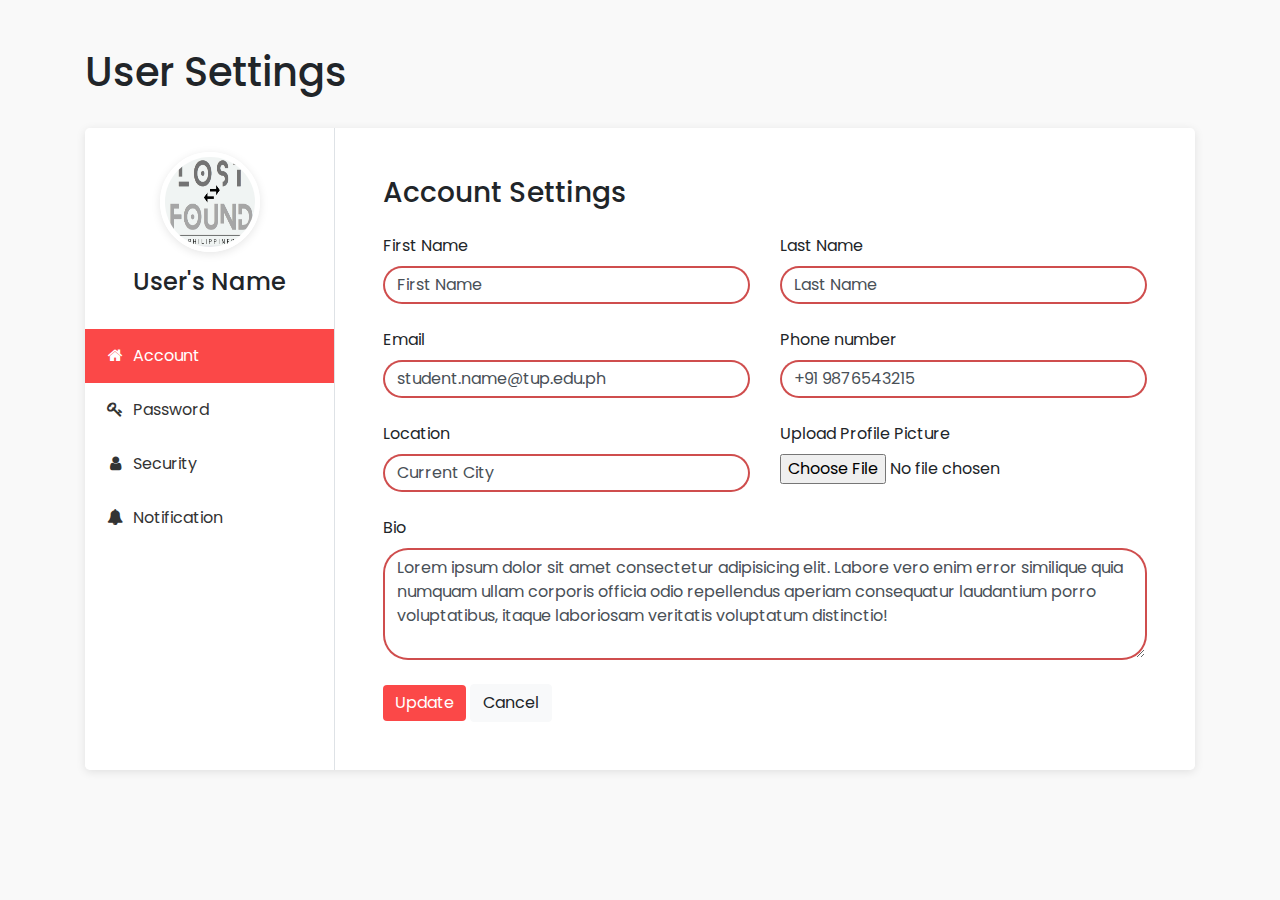
<file: account-settings/index.html>
<!DOCTYPE html>
<html lang="en">
<head>
	<meta charset="UTF-8">
	<title>Account Settings Page</title>
	<meta content="width=device-width, initial-scale=1, maximum-scale=1, user-scalable=no" name="viewport">
	<link rel="stylesheet" type="text/css" href="https://stackpath.bootstrapcdn.com/bootstrap/4.3.1/css/bootstrap.min.css">
	<link rel="stylesheet" href="https://stackpath.bootstrapcdn.com/font-awesome/4.7.0/css/font-awesome.min.css">
	<link rel="stylesheet" type="text/css" href="css/style.css">
</head>
<body>
	<section class="py-5 my-5">
		<div class="container">
			<h1 class="mb-5">User Settings</h1>
			<div class="bg-white shadow rounded-lg d-block d-sm-flex">
				<div class="profile-tab-nav border-right">
					<div class="p-4">
						<div class="img-circle text-center mb-3">
							<img src="img/defaulticon.jpg" alt="Image" class="shadow">
						</div>
						<h4 class="text-center">User's Name</h4>
					</div>
					<div class="nav flex-column nav-pills" id="v-pills-tab" role="tablist" aria-orientation="vertical">
						<a class="nav-link active" id="account-tab" data-toggle="pill" href="#account" role="tab" aria-controls="account" aria-selected="true">
							<i class="fa fa-home text-center mr-1"></i> 
							Account
						</a>
						<a class="nav-link" id="password-tab" data-toggle="pill" href="#password" role="tab" aria-controls="password" aria-selected="false">
							<i class="fa fa-key text-center mr-1"></i> 
							Password
						</a>
						<a class="nav-link" id="security-tab" data-toggle="pill" href="#security" role="tab" aria-controls="security" aria-selected="false">
							<i class="fa fa-user text-center mr-1"></i> 
							Security
						</a>
						<a class="nav-link" id="notification-tab" data-toggle="pill" href="#notification" role="tab" aria-controls="notification" aria-selected="false">
							<i class="fa fa-bell text-center mr-1"></i> 
							Notification
						</a>
					</div>
				</div>

				<!-- Tab Sections -->

				<!-- Account Tab-->
				<div class="tab-content p-4 p-md-5" id="v-pills-tabContent">
					<div class="tab-pane fade show active" id="account" role="tabpanel" aria-labelledby="account-tab">
						<h3 class="mb-4">Account Settings</h3>
						<div class="row">
							<div class="col-md-6">
								<div class="form-group">
								  	<label>First Name</label>
								  	<input type="text" class="form-control" value="First Name">
								</div>
							</div>
							<div class="col-md-6">
								<div class="form-group">
								  	<label>Last Name</label>
								  	<input type="text" class="form-control" value="Last Name">
								</div>
							</div>
							<div class="col-md-6">
								<div class="form-group">
								  	<label>Email</label>
								  	<input type="text" class="form-control" value="student.name@tup.edu.ph">
								</div>
							</div>
							<div class="col-md-6">
								<div class="form-group">
								  	<label>Phone number</label>
								  	<input type="text" class="form-control" value="+91 9876543215">
								</div>
							</div>
							<div class="col-md-6">
								<div class="form-group">
								  	<label>Location</label>
								  	<input type="text" class="form-control" value="Current City">
								</div>
							</div>
							<div class="col-md-6">
								<div class="form-group">
									<label>Upload Profile Picture</label>
									<input type="file" id="file">
								</div>
							</div>
							<div class="col-md-12">
								<div class="form-group">
								  	<label>Bio</label>
									<textarea class="form-control" rows="4">Lorem ipsum dolor sit amet consectetur adipisicing elit. Labore vero enim error similique quia numquam ullam corporis officia odio repellendus aperiam consequatur laudantium porro voluptatibus, itaque laboriosam veritatis voluptatum distinctio!</textarea>
								</div>
							</div>
						</div>
						<div>
							<button class="btn btn-primary">Update</button>
							<button class="btn btn-light">Cancel</button>
						</div>
					</div>

					<!-- Change Password Tab-->
					<div class="tab-pane fade" id="password" role="tabpanel" aria-labelledby="password-tab">
						<h3 class="mb-4">Password Settings</h3>
						<div class="row">
							<div class="col-md-6">
								<div class="form-group">
								  	<label>Old password</label>
								  	<input type="password" class="form-control">
								</div>
							</div>
						</div>
						<div class="row">
							<div class="col-md-6">
								<div class="form-group">
								  	<label>New password</label>
								  	<input type="password" class="form-control">
								</div>
							</div>
							<div class="col-md-6">
								<div class="form-group">
								  	<label>Confirm new password</label>
								  	<input type="password" class="form-control">
								</div>
							</div>
						</div>
						<div>
							<button class="btn btn-primary">Update</button>
							<button class="btn btn-light">Cancel</button>
						</div>
					</div>
					
					<!-- Security Tab-->
					<div class="tab-pane fade" id="security" role="tabpanel" aria-labelledby="security-tab">
						<h3 class="mb-4">Security Settings</h3>
						<div class="row">
							<div class="col-md-6">
								<div class="form-group">
								  	<label>Login</label>
								  	<input type="text" class="form-control">
								</div>
							</div>
							<div class="col-md-6">
								<div class="form-group">
								  	<label>Two-factor auth</label>
								  	<input type="text" class="form-control">
								</div>
							</div>
							<div class="col-md-6">
								<div class="form-group">
									<div class="form-check">
										<input class="form-check-input" type="checkbox" value="" id="recovery">
										<label class="form-check-label" for="recovery">
										Notify my email for changes.
										</label>
									</div>
								</div>
							</div>
						</div>
						<div>
							<button class="btn btn-primary">Update</button>
							<button class="btn btn-light">Cancel</button>
						</div>
					</div>

					<!-- Notifications Tab-->
					<div class="tab-pane fade" id="notification" role="tabpanel" aria-labelledby="notification-tab">
						<h3 class="mb-4">Notification Settings</h3>
						<div class="form-group">
							<div class="form-check">
								<input class="form-check-input" type="checkbox" value="" id="notification1">
								<label class="form-check-label" for="notification1">
									Do you want to also have your email notified?
								</label>
							</div>
						</div>
						<div class="form-group">
							<div class="form-check">
								<input class="form-check-input" type="checkbox" value="" id="notification2" >
								<label class="form-check-label" for="notification2">
									Do you want to be notified with similar looking items?
								</label>
							</div>
						</div>
						<div>
							<button class="btn btn-primary">Update</button>
							<button class="btn btn-light">Cancel</button>
						</div>
					</div>
				</div>
			</div>
		</div>
	</section>


	<script src="https://code.jquery.com/jquery-3.2.1.slim.min.js"></script>
	<script src="https://cdnjs.cloudflare.com/ajax/libs/popper.js/1.12.9/umd/popper.min.js"></script>
	<script src="https://maxcdn.bootstrapcdn.com/bootstrap/4.0.0/js/bootstrap.min.js"></script>
</body>
</html>
</file>
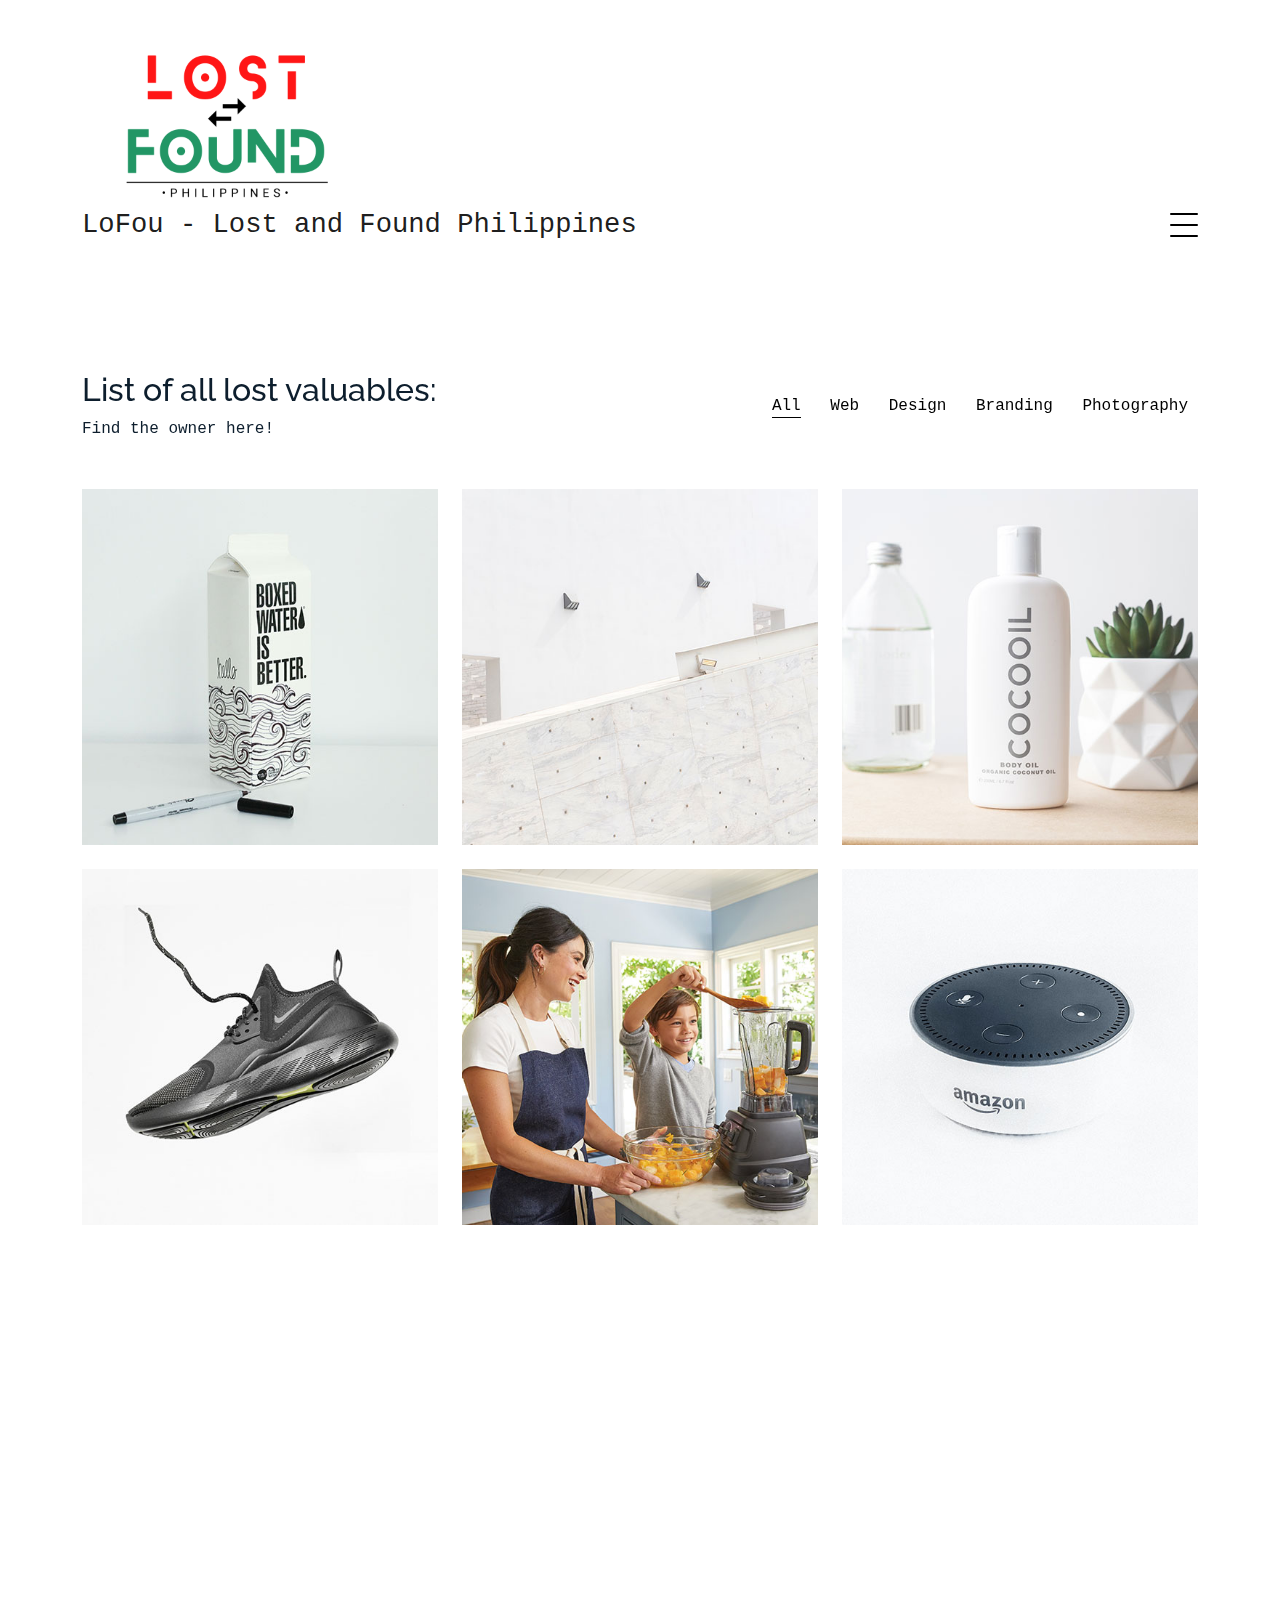
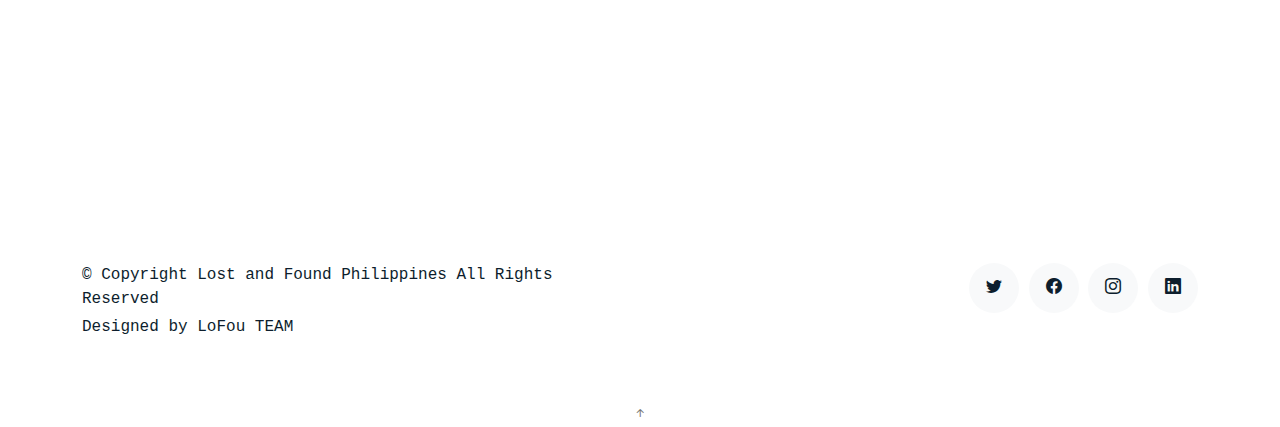
<file: MyPortfolio/MyPortfolio/index.html>
<!DOCTYPE html>
<html lang="en">

<head>
  <meta charset="utf-8">
  <meta content="width=device-width, initial-scale=1.0" name="viewport">

  <title>LoFou - Lost and Found Philippines</title>
  <meta content="" name="description">
  <meta content="" name="keywords">

  <!-- Favicons -->
  <link href="assets/img/favicon.png" rel="icon">
  <link href="assets/img/apple-touch-icon.png" rel="apple-touch-icon">

  <!-- Google Fonts -->
  <link href="https://fonts.googleapis.com/css?family=https://fonts.googleapis.com/css?family=Inconsolata:400,500,600,700|Raleway:400,400i,500,500i,600,600i,700,700i" rel="stylesheet">

  <!-- Vendor CSS Files -->
  <link href="assets/vendor/aos/aos.css" rel="stylesheet">
  <link href="assets/vendor/bootstrap/css/bootstrap.min.css" rel="stylesheet">
  <link href="assets/vendor/bootstrap-icons/bootstrap-icons.css" rel="stylesheet">
  <link href="assets/vendor/swiper/swiper-bundle.min.css" rel="stylesheet">

  <!-- Template Main CSS File -->
  <link href="assets/css/style.css" rel="stylesheet">

  <!-- =======================================================
  * Template Name: MyPortfolio - v4.7.0
  * Template URL: https://bootstrapmade.com/myportfolio-bootstrap-portfolio-website-template/
  * Author: BootstrapMade.com
  * License: https://bootstrapmade.com/license/
  ======================================================== -->
</head>

<body>

  <!-- ======= Navbar ======= -->
  <div class="collapse navbar-collapse custom-navmenu" id="main-navbar">
    <div class="container py-2 py-md-5">
      <div class="row align-items-start">
        <div class="col-md-2">
          <ul class="custom-menu">
            <li class="active"><a href="index.html">Home</a></li>
            <li><a href="about.html">Account&nbsp;Settings</a></li>
            <li><a href="services.html">Verification&nbsp;Settings</a></li>
            <li><a href="works.html">FAQs</a></li>
            <li><a href="contact.html">Logout</a></li>
          </ul>
        </div>
        <div class="col-md-6 d-none d-md-block  mr-auto">
        </div>
        <div class="col-md-4 d-none d-md-block">
          
        </div>
      </div>

    </div>
  </div>

  <nav class="navbar navbar-light custom-navbar">
    <div class="image_logo">
      <img  class = "logo_main"   src="./assets/img/lofou_logo.png">
    </div>
    
    <div class="container">
      
      <a class="navbar-brand" href="index.html">LoFou - Lost and Found Philippines</a>
      <a href="#" class="burger" data-bs-toggle="collapse" data-bs-target="#main-navbar">
        <span></span>
      </a>
    </div>
  </nav>


  <!-- end of main navigation bar -->

  <main id="main">

    <!-- ======= Works Section ======= -->
    <section class="section site-portfolio">
      <div class="container">
        <div class="row mb-5 align-items-center">
          <div class="col-md-12 col-lg-6 mb-4 mb-lg-0" data-aos="fade-up">
            <h2>List of all lost valuables:</h2>
            <p class="mb-0">Find the owner here!</p>
          </div>
          <div class="col-md-12 col-lg-6 text-start text-lg-end" data-aos="fade-up" data-aos-delay="100">
            <div id="filters" class="filters">
              <a href="#" data-filter="*" class="active">All</a>
              <a href="#" data-filter=".web">Web</a>
              <a href="#" data-filter=".design">Design</a>
              <a href="#" data-filter=".branding">Branding</a>
              <a href="#" data-filter=".photography">Photography</a>
            </div>
          </div>
        </div>
        <div id="portfolio-grid" class="row no-gutter" data-aos="fade-up" data-aos-delay="200">
          <div class="item web col-sm-6 col-md-4 col-lg-4 mb-4">
            <a href="work-single.html" class="item-wrap fancybox">
              <div class="work-info">
                <h3>Boxed Water</h3>
                <span>Web</span>
              </div>
              <img class="img-fluid" src="assets/img/img_1.jpg">
            </a>
          </div>
          <div class="item photography col-sm-6 col-md-4 col-lg-4 mb-4">
            <a href="work-single.html" class="item-wrap fancybox">
              <div class="work-info">
                <h3>Build Indoo</h3>
                <span>Photography</span>
              </div>
              <img class="img-fluid" src="assets/img/img_2.jpg">
            </a>
          </div>
          <div class="item branding col-sm-6 col-md-4 col-lg-4 mb-4">
            <a href="work-single.html" class="item-wrap fancybox">
              <div class="work-info">
                <h3>Cocooil</h3>
                <span>Branding</span>
              </div>
              <img class="img-fluid" src="assets/img/img_3.jpg">
            </a>
          </div>
          <div class="item design col-sm-6 col-md-4 col-lg-4 mb-4">
            <a href="work-single.html" class="item-wrap fancybox">
              <div class="work-info">
                <h3>Nike Shoe</h3>
                <span>Design</span>
              </div>
              <img class="img-fluid" src="assets/img/img_4.jpg">
            </a>
          </div>
          <div class="item photography col-sm-6 col-md-4 col-lg-4 mb-4">
            <a href="work-single.html" class="item-wrap fancybox">
              <div class="work-info">
                <h3>Kitchen Sink</h3>
                <span>Photography</span>
              </div>
              <img class="img-fluid" src="assets/img/img_5.jpg">
            </a>
          </div>
          <div class="item branding col-sm-6 col-md-4 col-lg-4 mb-4">
            <a href="work-single.html" class="item-wrap fancybox">
              <div class="work-info">
                <h3>Amazon</h3>
                <span>brandingn</span>
              </div>
              <img class="img-fluid" src="assets/img/img_6.jpg">
            </a>
          </div>
        </div>
      </div>
    </section><!-- End  Works Section -->

    <!-- ======= Clients Section ======= -->
    

    

    <!-- ======= Testimonials Section ======= -->
    <section class="section pt-0">
      <div class="container">

        <div class="testimonials-slider swiper" data-aos="fade-up" data-aos-delay="100">
          <div class="swiper-wrapper">

            <div class="swiper-slide">
              <div class="testimonial-wrap">
                <div class="testimonial">
                  <img src="assets/img/person_1.jpg" alt="Image" class="img-fluid">
                  <blockquote>
                    <p>Lorem ipsum dolor sit amet consectetur adipisicing elit. Quisquam necessitatibus incidunt ut officiis
                      explicabo inventore.</p>
                  </blockquote>
                  <p>&mdash; Jean Hicks</p>
                </div>
              </div>
            </div><!-- End testimonial item -->

            <div class="swiper-slide">
              <div class="testimonial-wrap">
                <div class="testimonial">
                  <img src="assets/img/person_2.jpg" alt="Image" class="img-fluid">
                  <blockquote>
                    <p>Lorem ipsum dolor sit amet consectetur adipisicing elit. Quisquam necessitatibus incidunt ut officiis
                      explicabo inventore.</p>
                  </blockquote>
                  <p>&mdash; Chris Stanworth</p>
                </div>
              </div>
            </div><!-- End testimonial item -->

          </div>
          <div class="swiper-pagination"></div>
        </div>

      </div>
    </section>
    <!-- End Testimonials Section -->

  </main><!-- End #main -->

  <!-- ======= Footer ======= -->
  <footer class="footer" role="contentinfo">
    <div class="container">
      <div class="row">
        <div class="col-sm-6">
          <p class="mb-1">&copy; Copyright Lost and Found Philippines All Rights Reserved</p>
          <div class="credits">
            Designed by LoFou TEAM
          </div>
        </div>
        <div class="col-sm-6 social text-md-end">
          <a href="#"><span class="bi bi-twitter"></span></a>
          <a href="#"><span class="bi bi-facebook"></span></a>
          <a href="#"><span class="bi bi-instagram"></span></a>
          <a href="#"><span class="bi bi-linkedin"></span></a>
        </div>
      </div>
    </div>
  </footer>

  <a href="#" class="back-to-top d-flex align-items-center justify-content-center"><i class="bi bi-arrow-up-short"></i></a>

  <!-- Vendor JS Files -->
  <script src="assets/vendor/aos/aos.js"></script>
  <script src="assets/vendor/bootstrap/js/bootstrap.bundle.min.js"></script>
  <script src="assets/vendor/isotope-layout/isotope.pkgd.min.js"></script>
  <script src="assets/vendor/swiper/swiper-bundle.min.js"></script>
  <script src="assets/vendor/php-email-form/validate.js"></script>

  <!-- Template Main JS File -->
  <script src="assets/js/main.js"></script>

</body>

</html>
</file>
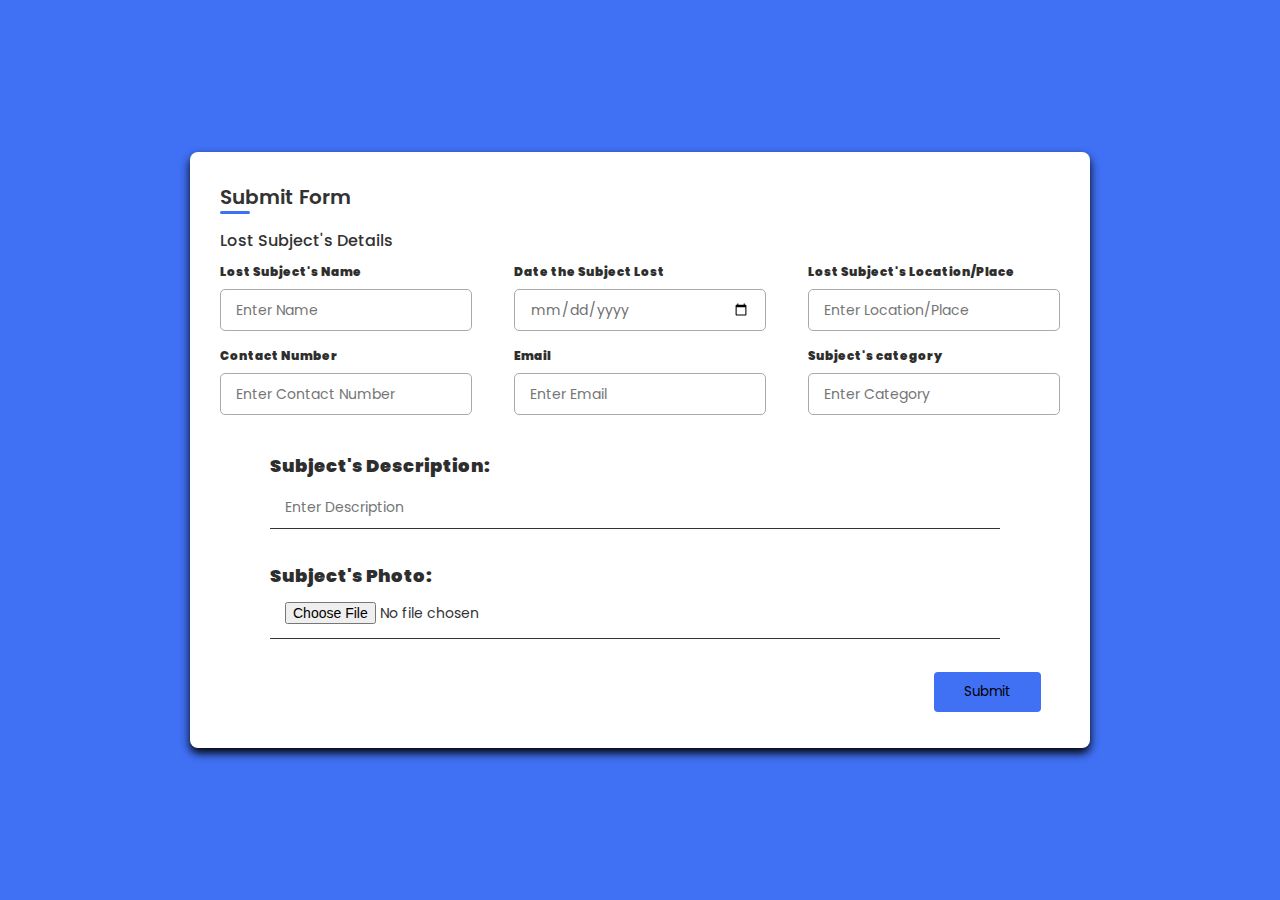
<file: submit.html>
<!DOCTYPE html>
<html lang="en">
<head>
    <meta charset="UTF-8">
    <meta http-equiv="X-UA-Compatible" content="IE=edge">
    <meta name="viewport" content="width=device-width, initial-scale=1.0">

    <link rel="stylesheet" href="style.css">
    <link rel="stylesheet" href="https://unicons.iconscout.com/release/v4.0.0/css/line.css">

    <title>Submit Form</title>

</head>
<body>
    <div class="container">
        <header>Submit Form</header>

        <form action="#">
            <div class="first">
                <div class="details">
                    <span class="title">Lost Subject's Details</span>

                    <div class="fields">
                        <div class="input-field">
                            <label>Lost Subject's Name</label>
                            <input type="text" placeholder="Enter Name" required>
                        </div>
                        <div class="input-field">
                            <label>Date the Subject Lost</label>
                            <input type="date" placeholder="Enter Date" required>
                        </div>
                        <div class="input-field">
                            <label>Lost Subject's Location/Place</label>
                            <input type="text" placeholder="Enter Location/Place" required>
                        </div>
                        <div class="input-field">
                            <label>Contact Number</label>
                            <input type="number" placeholder="Enter Contact Number" required>
                        </div>
                        <div class="input-field">
                            <label>Email</label>
                            <input type="text" placeholder="Enter Email" required>
                        </div>
                        <div class="input-field">
                            <label>Subject's category</label>
                            <input type="text" placeholder="Enter Category" required>
                        </div>
                        <div class="desc">
                            <label>Subject's Description:</label>
                            <input type="text" placeholder="Enter Description" required>
                        </div>
                        <div class="desc">
                            <label>Subject's Photo:</label>
                            <input type="file" placeholder="Upload Photo" required>
                        </div>

                        <button class="bt">Submit</button>
                        
                    </div>

                </div>
            </div>
        </form>
    </div>
</body>
</html>
</file>
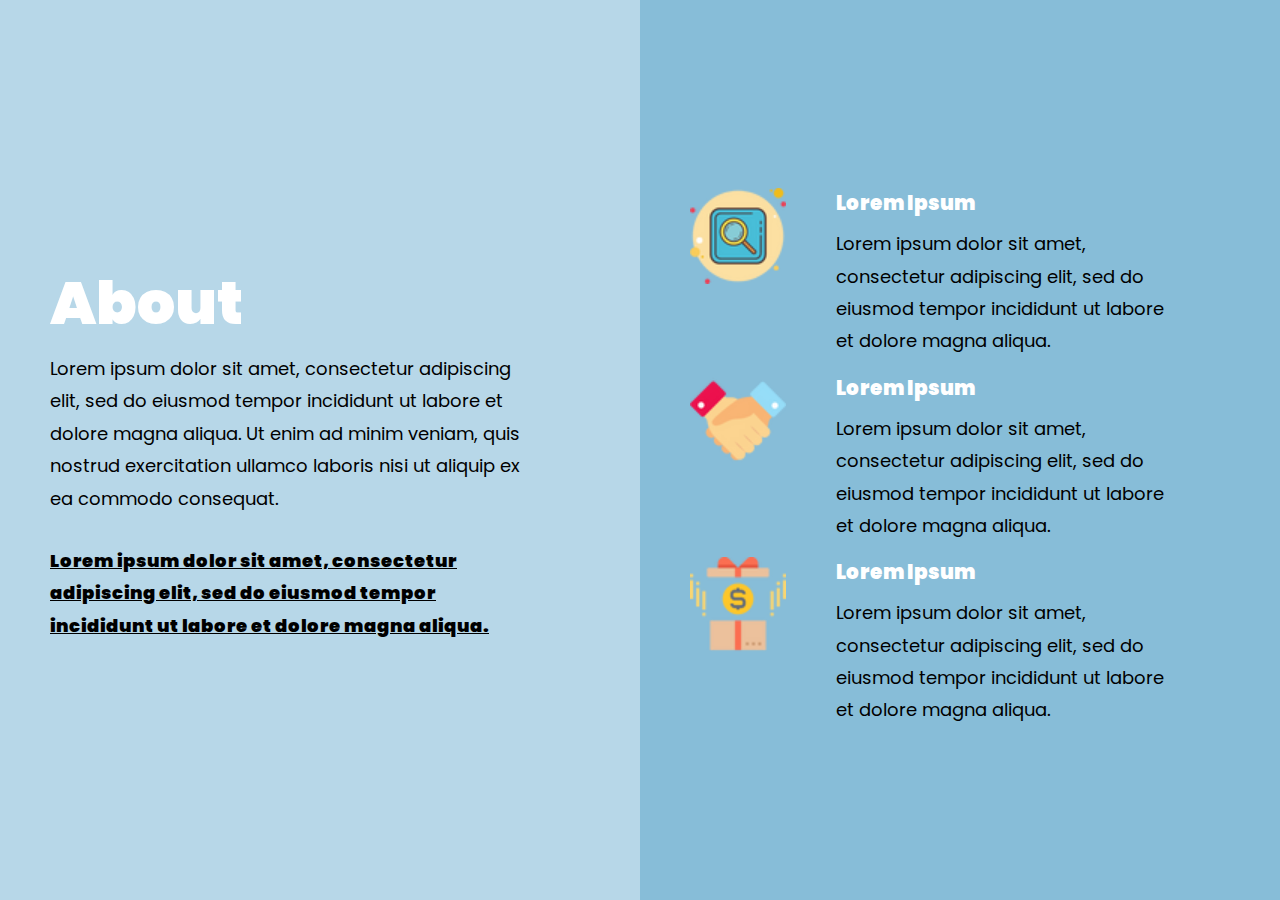
<file: da dawg works/about.html>
<!DOCTYPE html>
<html lang="en">
<head>
    <meta charset="UTF-8">
    <meta http-equiv="X-UA-Compatible" content="IE=edge">
    <meta name="viewport" content="width=device-width, initial-scale=1.0">

   
    <link rel="stylesheet" href="style_a.css">

    <title>About Us</title>

</head>
<body>
    <div class="container">
        <div class="cont1">

                <div>
                <header>About</header>

                <p>Lorem ipsum dolor sit amet, consectetur adipiscing elit, sed do eiusmod tempor incididunt ut labore et 
                   dolore magna aliqua. Ut enim ad minim veniam, quis nostrud exercitation ullamco laboris nisi ut aliquip
                   ex ea commodo consequat. </p>

                <p class="bold">Lorem ipsum dolor sit amet, consectetur adipiscing elit, sed do eiusmod tempor incididunt ut labore
                   et dolore magna aliqua. </p>
                </div>
                
        </div>

        <div class="cont2">

            <div class="mbanner">

                <div class="banner">
                    <div class="images">
                        <img src="image/1.png">
                    </div>
                    <div>
                        <h3>Lorem Ipsum</h3>
                        <p class="bd">Lorem ipsum dolor sit amet, consectetur adipiscing elit, sed do eiusmod 
                            tempor incididunt ut labore et dolore magna aliqua.</p>
                    </div>
                </div>

                <div class="banner">
                    <div class="images">
                        <img src="image/2.png">
                    </div>
                    <div>
                        <h3>Lorem Ipsum</h3>
                        <p class="bd">Lorem ipsum dolor sit amet, consectetur adipiscing elit, sed do eiusmod 
                            tempor incididunt ut labore et dolore magna aliqua.</p>
                    </div>
                </div>

                <div class="banner">
                    <div class="images">
                        <img src="image/3.png">
                    </div>
                    <div>
                        <h3>Lorem Ipsum</h3>
                        <p class="bd">Lorem ipsum dolor sit amet, consectetur adipiscing elit, sed do eiusmod 
                            tempor incididunt ut labore et dolore magna aliqua.</p>
                    </div>
                </div>

            </div>
        </div>

    </div>
</body>
</html>
</file>
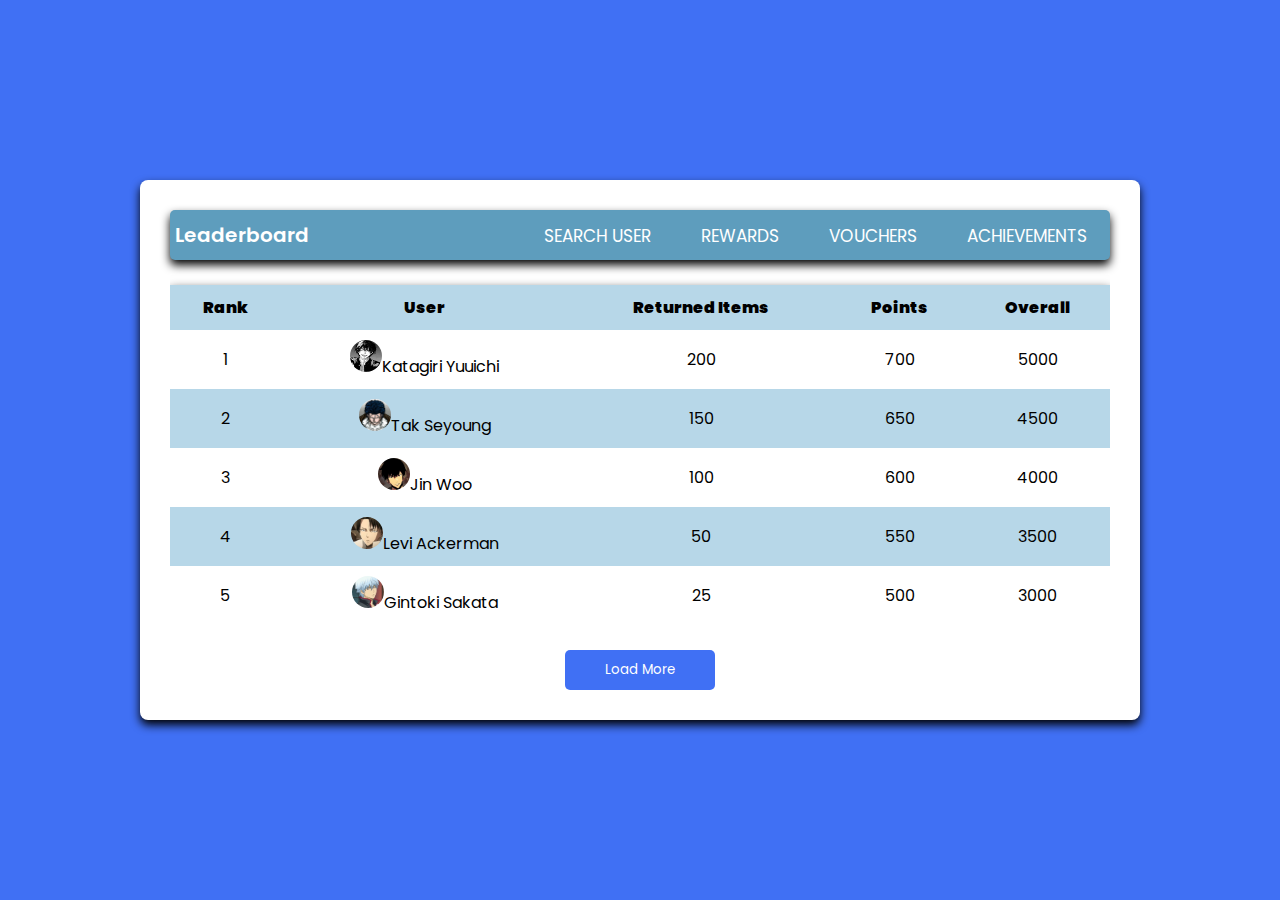
<file: da dawg works/leaderboard.html>
<!DOCTYPE html>
<html lang="en">
<head>
    <meta charset="UTF-8">
    <meta http-equiv="X-UA-Compatible" content="IE=edge">
    <meta name="viewport" content="width=device-width, initial-scale=1.0">

    <link rel="stylesheet" href="style1.css">
    <link rel="stylesheet" href="https://unicons.iconscout.com/release/v4.0.0/css/line.css">
    <title>Leaderboard</title>

</head>
<body>

    <div class="container">

        <div class="header">
            <header>Leaderboard</header>
                    <ul>
                        <li><a href="#">Search User</a></li>
                        <li><a href="#">Rewards</a></li>
                        <li><a href="#">Vouchers</a></li>
                        <li><a href="#">Achievements</a></li>
                    </ul>
                
        </div>
            <div style="overflow-x:auto;">
            <table>  
                    <tr>
                        <td>
                            Rank
                        </td>
                        <td>
                            User 
                        </td>
                        <td>
                            Returned Items
                        </td>
                        <td>
                            Points
                        </td>
                        <td>
                            Overall
                        </td>
                    </tr>
                    <tr>
                        <td>1</td>
                        <td><img src="image/yuuichi.jpg">Katagiri Yuuichi</td>
                        <td >200</td>
                        <td>700</td>
                        <td>5000</td>
                    </tr>

                    <tr>
                        <td>2</td>
                        <td><img src="image/tak.jpg">Tak Seyoung</td>
                        <td>150</td>
                        <td>650</td>
                        <td>4500</td>
                    </tr>

                    <tr>
                        <td>3</td>
                        <td><img src="image/jin.jpg">Jin Woo</td>
                        <td>100</td>
                        <td>600</td>
                        <td>4000</td>
                    </tr>

                    <tr>
                        <td>4</td>
                        <td><img src="image/levi.jpg">Levi Ackerman</td>
                        <td>50</td>
                        <td>550</td>
                        <td>3500</td>
                    </tr>

                    <tr>
                        <td>5</td>
                        <td><img src="image/gin.jpg">Gintoki Sakata</td>
                        <td>25</td>
                        <td>500</td>
                        <td>3000</td>
                    </tr>
            </table>
            </div>

            <button class="btn">
                <span class="btnText">Load More</span>
            </button>
    </div>
</body>
</html>
</file>
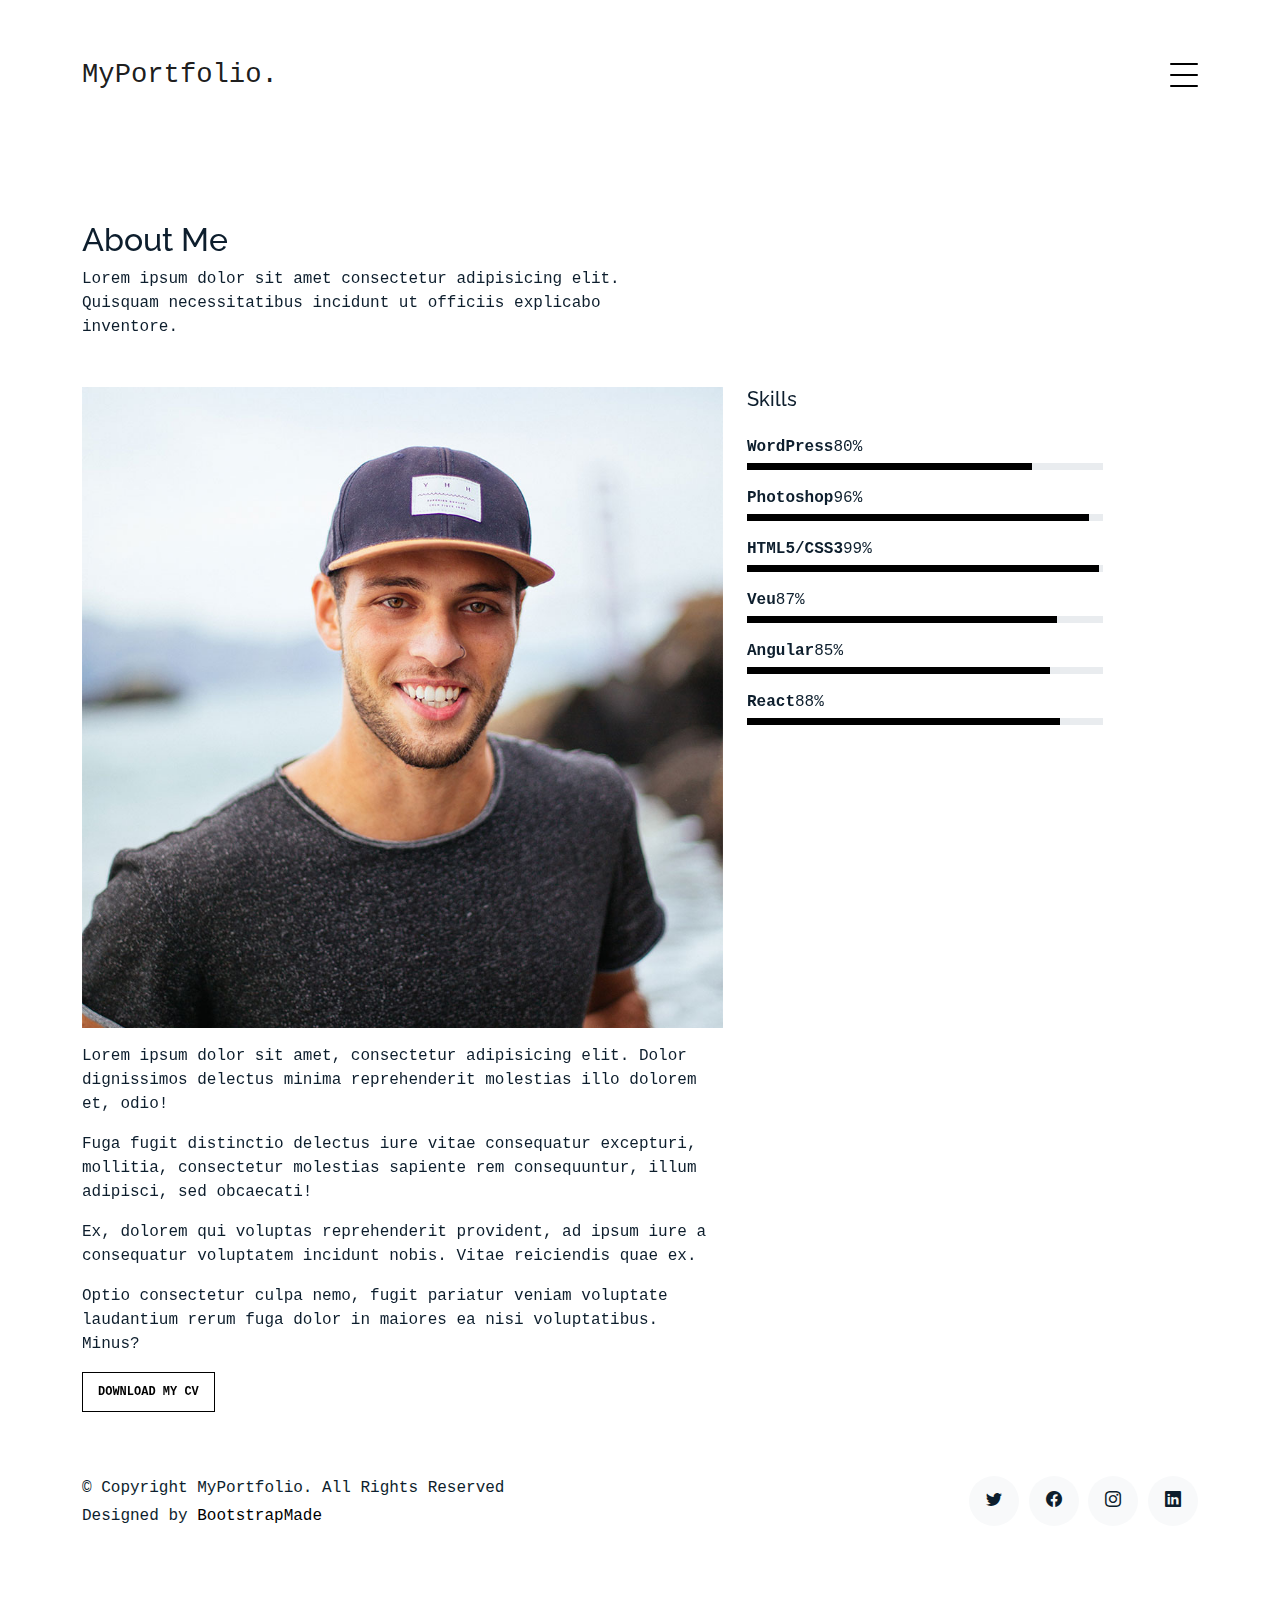
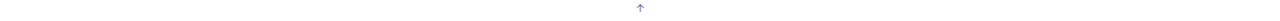
<file: MyPortfolio/MyPortfolio/about.html>
<!DOCTYPE html>
<html lang="en">

<head>
  <meta charset="utf-8">
  <meta content="width=device-width, initial-scale=1.0" name="viewport">

  <title>MyPortfolio Bootstrap Template - About</title>
  <meta content="" name="description">
  <meta content="" name="keywords">

  <!-- Favicons -->
  <link href="assets/img/favicon.png" rel="icon">
  <link href="assets/img/apple-touch-icon.png" rel="apple-touch-icon">

  <!-- Google Fonts -->
  <link href="https://fonts.googleapis.com/css?family=https://fonts.googleapis.com/css?family=Inconsolata:400,500,600,700|Raleway:400,400i,500,500i,600,600i,700,700i" rel="stylesheet">

  <!-- Vendor CSS Files -->
  <link href="assets/vendor/aos/aos.css" rel="stylesheet">
  <link href="assets/vendor/bootstrap/css/bootstrap.min.css" rel="stylesheet">
  <link href="assets/vendor/bootstrap-icons/bootstrap-icons.css" rel="stylesheet">
  <link href="assets/vendor/swiper/swiper-bundle.min.css" rel="stylesheet">

  <!-- Template Main CSS File -->
  <link href="assets/css/style.css" rel="stylesheet">

  <!-- =======================================================
  * Template Name: MyPortfolio - v4.7.0
  * Template URL: https://bootstrapmade.com/myportfolio-bootstrap-portfolio-website-template/
  * Author: BootstrapMade.com
  * License: https://bootstrapmade.com/license/
  ======================================================== -->
</head>

<body>

  <!-- ======= Navbar ======= -->
  <div class="collapse navbar-collapse custom-navmenu" id="main-navbar">
    <div class="container py-2 py-md-5">
      <div class="row align-items-start">
        <div class="col-md-2">
          <ul class="custom-menu">
            <li><a href="index.html">Home</a></li>
            <li class="active"><a href="about.html">About Me</a></li>
            <li><a href="services.html">Services</a></li>
            <li><a href="works.html">Works</a></li>
            <li><a href="contact.html">Contact</a></li>
          </ul>
        </div>
        <div class="col-md-6 d-none d-md-block  mr-auto">
          <div class="tweet d-flex">
            <span class="bi bi-twitter text-white mt-2 mr-3"></span>
            <div>
              <p><em>Lorem ipsum dolor sit amet consectetur adipisicing elit. Quisquam necessitatibus incidunt ut officiis explicabo inventore. <br> <a href="#">t.co/v82jsk</a></em></p>
            </div>
          </div>
        </div>
        <div class="col-md-4 d-none d-md-block">
          <h3>Hire Me</h3>
          <p>Lorem ipsum dolor sit amet consectetur adipisicing elit. Quisquam necessitatibus incidunt ut officiisexplicabo inventore. <br> <a href="#">myemail@gmail.com</a></p>
        </div>
      </div>

    </div>
  </div>

  <nav class="navbar navbar-light custom-navbar">
    <div class="container">
      <a class="navbar-brand" href="index.html">MyPortfolio.</a>
      <a href="#" class="burger" data-bs-toggle="collapse" data-bs-target="#main-navbar">
        <span></span>
      </a>
    </div>
  </nav>

  <main id="main">

    <section class="section pb-5">
      <div class="container">
        <div class="row mb-5 align-items-end">
          <div class="col-md-6" data-aos="fade-up">

            <h2>About Me</h2>
            <p class="mb-0">Lorem ipsum dolor sit amet consectetur adipisicing elit. Quisquam necessitatibus incidunt ut
              officiis explicabo inventore.</p>
          </div>

        </div>

        <div class="row">
          <div class="col-md-4 ml-auto order-2" data-aos="fade-up">
            <h3 class="h3 mb-4">Skills</h3>
            <ul class="list-unstyled">
              <li class="mb-3">
                <div class="d-flex mb-1">
                  <strong>WordPress</strong>
                  <span class="ml-auto">80%</span>
                </div>
                <div class="progress custom-progress">
                  <div class="progress-bar" role="progressbar" style="width: 80%" aria-valuenow="80" aria-valuemin="0" aria-valuemax="100"></div>
                </div>
              </li>
              <li class="mb-3">
                <div class="d-flex mb-1">
                  <strong>Photoshop</strong>
                  <span class="ml-auto">96%</span>
                </div>
                <div class="progress custom-progress">
                  <div class="progress-bar" role="progressbar" style="width: 96%" aria-valuenow="96" aria-valuemin="0" aria-valuemax="100"></div>
                </div>
              </li>
              <li class="mb-3">
                <div class="d-flex mb-1">
                  <strong>HTML5/CSS3</strong>
                  <span class="ml-auto">99%</span>
                </div>
                <div class="progress custom-progress">
                  <div class="progress-bar" role="progressbar" style="width: 99%" aria-valuenow="99" aria-valuemin="0" aria-valuemax="100"></div>
                </div>
              </li>
              <li class="mb-3">
                <div class="d-flex mb-1">
                  <strong>Veu</strong>
                  <span class="ml-auto">87%</span>
                </div>
                <div class="progress custom-progress">
                  <div class="progress-bar" role="progressbar" style="width: 87%" aria-valuenow="87" aria-valuemin="0" aria-valuemax="100"></div>
                </div>
              </li>
              <li class="mb-3">
                <div class="d-flex mb-1">
                  <strong>Angular</strong>
                  <span class="ml-auto">85%</span>
                </div>
                <div class="progress custom-progress">
                  <div class="progress-bar" role="progressbar" style="width: 85%" aria-valuenow="85" aria-valuemin="0" aria-valuemax="100"></div>
                </div>
              </li>
              <li class="mb-3">
                <div class="d-flex mb-1">
                  <strong>React</strong>
                  <span class="ml-auto">88%</span>
                </div>
                <div class="progress custom-progress">
                  <div class="progress-bar" role="progressbar" style="width: 88%" aria-valuenow="88" aria-valuemin="0" aria-valuemax="100"></div>
                </div>
              </li>
            </ul>
          </div>

          <div class="col-md-7 mb-5 mb-md-0" data-aos="fade-up">
            <p><img src="assets/img/person_1_sq.jpg" alt="Image" class="img-fluid"></p>
            <p>Lorem ipsum dolor sit amet, consectetur adipisicing elit. Dolor dignissimos delectus minima reprehenderit
              molestias illo dolorem et, odio!</p>
            <p>Fuga fugit distinctio delectus iure vitae consequatur excepturi, mollitia, consectetur molestias sapiente
              rem consequuntur, illum adipisci, sed obcaecati!</p>
            <p>Ex, dolorem qui voluptas reprehenderit provident, ad ipsum iure a consequatur voluptatem incidunt nobis.
              Vitae reiciendis quae ex.</p>
            <p>Optio consectetur culpa nemo, fugit pariatur veniam voluptate laudantium rerum fuga dolor in maiores ea
              nisi voluptatibus. Minus?</p>
            <p><a href="#" class="readmore">Download my CV</a></p>
          </div>

        </div>

      </div>

    </section>

  </main><!-- End #main -->

  <!-- ======= Footer ======= -->
  <footer class="footer" role="contentinfo">
    <div class="container">
      <div class="row">
        <div class="col-sm-6">
          <p class="mb-1">&copy; Copyright MyPortfolio. All Rights Reserved</p>
          <div class="credits">
            <!--
            All the links in the footer should remain intact.
            You can delete the links only if you purchased the pro version.
            Licensing information: https://bootstrapmade.com/license/
            Purchase the pro version with working PHP/AJAX contact form: https://bootstrapmade.com/buy/?theme=MyPortfolio
          -->
            Designed by <a href="https://bootstrapmade.com/">BootstrapMade</a>
          </div>
        </div>
        <div class="col-sm-6 social text-md-end">
          <a href="#"><span class="bi bi-twitter"></span></a>
          <a href="#"><span class="bi bi-facebook"></span></a>
          <a href="#"><span class="bi bi-instagram"></span></a>
          <a href="#"><span class="bi bi-linkedin"></span></a>
        </div>
      </div>
    </div>
  </footer>

  <a href="#" class="back-to-top d-flex align-items-center justify-content-center"><i class="bi bi-arrow-up-short"></i></a>

  <!-- Vendor JS Files -->
  <script src="assets/vendor/aos/aos.js"></script>
  <script src="assets/vendor/bootstrap/js/bootstrap.bundle.min.js"></script>
  <script src="assets/vendor/isotope-layout/isotope.pkgd.min.js"></script>
  <script src="assets/vendor/swiper/swiper-bundle.min.js"></script>
  <script src="assets/vendor/php-email-form/validate.js"></script>

  <!-- Template Main JS File -->
  <script src="assets/js/main.js"></script>

</body>

</html>
</file>
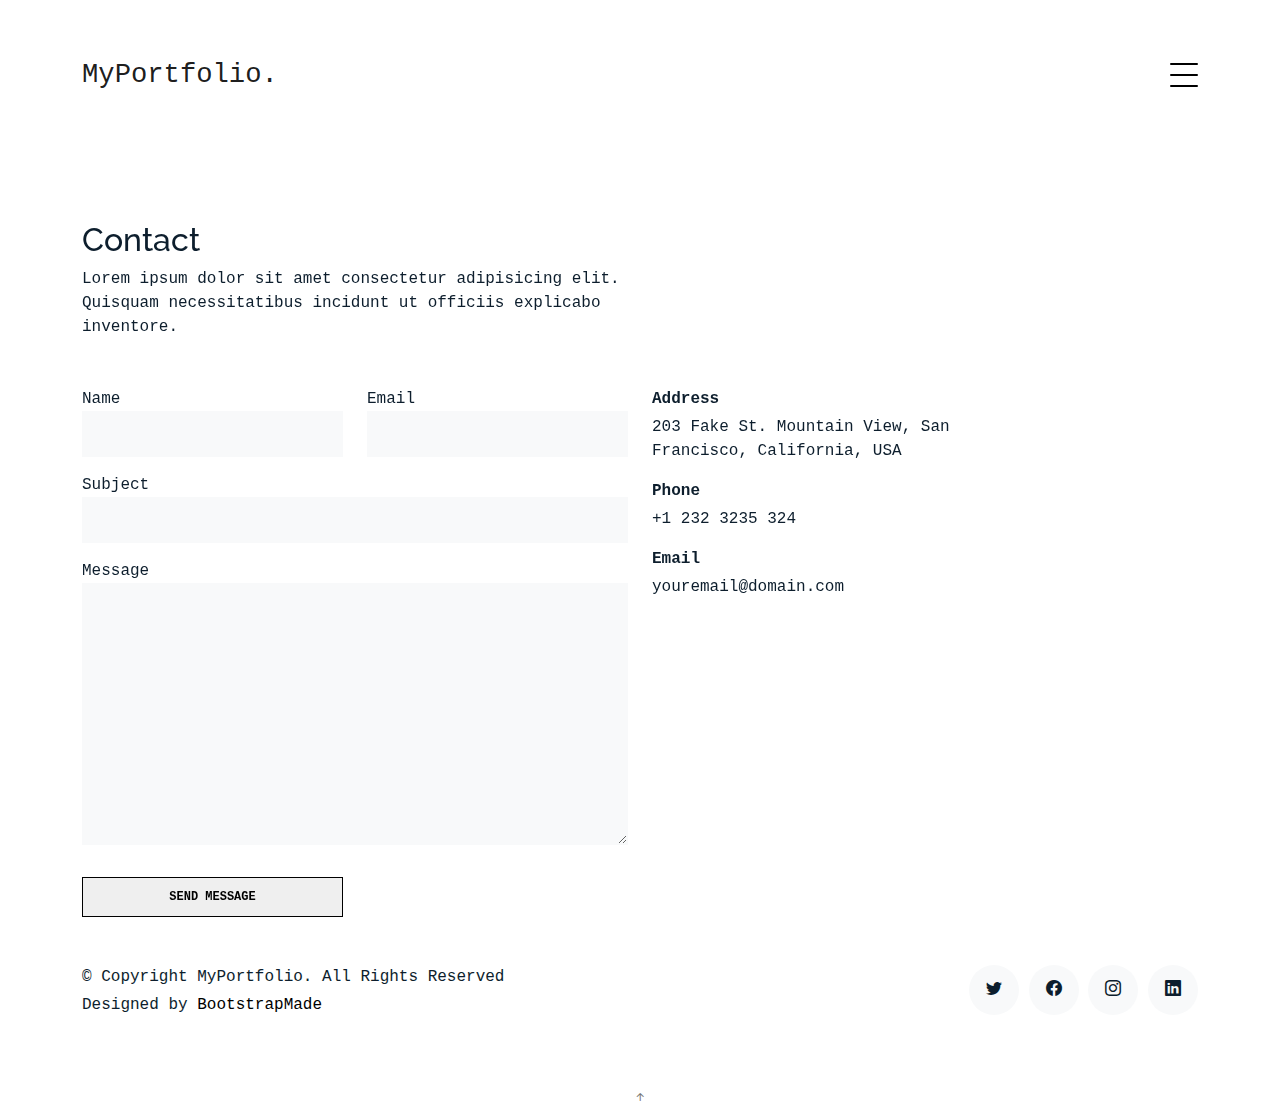
<file: MyPortfolio/MyPortfolio/contact.html>
<!DOCTYPE html>
<html lang="en">

<head>
  <meta charset="utf-8">
  <meta content="width=device-width, initial-scale=1.0" name="viewport">

  <title>MyPortfolio Bootstrap Template - Contact</title>
  <meta content="" name="description">
  <meta content="" name="keywords">

  <!-- Favicons -->
  <link href="assets/img/favicon.png" rel="icon">
  <link href="assets/img/apple-touch-icon.png" rel="apple-touch-icon">

  <!-- Google Fonts -->
  <link href="https://fonts.googleapis.com/css?family=https://fonts.googleapis.com/css?family=Inconsolata:400,500,600,700|Raleway:400,400i,500,500i,600,600i,700,700i" rel="stylesheet">

  <!-- Vendor CSS Files -->
  <link href="assets/vendor/aos/aos.css" rel="stylesheet">
  <link href="assets/vendor/bootstrap/css/bootstrap.min.css" rel="stylesheet">
  <link href="assets/vendor/bootstrap-icons/bootstrap-icons.css" rel="stylesheet">
  <link href="assets/vendor/swiper/swiper-bundle.min.css" rel="stylesheet">

  <!-- Template Main CSS File -->
  <link href="assets/css/style.css" rel="stylesheet">

  <!-- =======================================================
  * Template Name: MyPortfolio - v4.7.0
  * Template URL: https://bootstrapmade.com/myportfolio-bootstrap-portfolio-website-template/
  * Author: BootstrapMade.com
  * License: https://bootstrapmade.com/license/
  ======================================================== -->
</head>

<body>

  <!-- ======= Navbar ======= -->
  <div class="collapse navbar-collapse custom-navmenu" id="main-navbar">
    <div class="container py-2 py-md-5">
      <div class="row align-items-start">
        <div class="col-md-2">
          <ul class="custom-menu">
            <li><a href="index.html">Home</a></li>
            <li><a href="about.html">About Me</a></li>
            <li><a href="services.html">Services</a></li>
            <li><a href="works.html">Works</a></li>
            <li class="active"><a href="contact.html">Contact</a></li>
          </ul>
        </div>
        <div class="col-md-6 d-none d-md-block  mr-auto">
          <div class="tweet d-flex">
            <span class="bi bi-twitter text-white mt-2 mr-3"></span>
            <div>
              <p><em>Lorem ipsum dolor sit amet consectetur adipisicing elit. Quisquam necessitatibus incidunt ut officiis explicabo inventore. <br> <a href="#">t.co/v82jsk</a></em></p>
            </div>
          </div>
        </div>
        <div class="col-md-4 d-none d-md-block">
          <h3>Hire Me</h3>
          <p>Lorem ipsum dolor sit amet consectetur adipisicing elit. Quisquam necessitatibus incidunt ut officiisexplicabo inventore. <br> <a href="#">myemail@gmail.com</a></p>
        </div>
      </div>

    </div>
  </div>

  <nav class="navbar navbar-light custom-navbar">
    <div class="container">
      <a class="navbar-brand" href="index.html">MyPortfolio.</a>
      <a href="#" class="burger" data-bs-toggle="collapse" data-bs-target="#main-navbar">
        <span></span>
      </a>
    </div>
  </nav>

  <main id="main">

    <section class="section pb-5">
      <div class="container">

        <div class="row mb-5 align-items-end">
          <div class="col-md-6" data-aos="fade-up">
            <h2>Contact</h2>
            <p class="mb-0">Lorem ipsum dolor sit amet consectetur adipisicing elit. Quisquam necessitatibus incidunt ut
              officiis explicabo inventore.
            </p>
          </div>

        </div>

        <div class="row">
          <div class="col-md-6 mb-5 mb-md-0" data-aos="fade-up">

            <form action="forms/contact.php" method="post" role="form" class="php-email-form">

              <div class="row gy-3">
                <div class="col-md-6 form-group">
                  <label for="name">Name</label>
                  <input type="text" name="name" class="form-control" id="name" required>
                </div>
                <div class="col-md-6 form-group">
                  <label for="name">Email</label>
                  <input type="email" class="form-control" name="email" id="email" required>
                </div>
                <div class="col-md-12 form-group">
                  <label for="name">Subject</label>
                  <input type="text" class="form-control" name="subject" id="subject" required>
                </div>
                <div class="col-md-12 form-group">
                  <label for="name">Message</label>
                  <textarea class="form-control" name="message" cols="30" rows="10" required></textarea>
                </div>

                <div class="col-md-12 my-3">
                  <div class="loading">Loading</div>
                  <div class="error-message"></div>
                  <div class="sent-message">Your message has been sent. Thank you!</div>
                </div>

                <div class="col-md-6 mt-0 form-group">
                  <input type="submit" class="readmore d-block w-100" value="Send Message">
                </div>
              </div>

            </form>

          </div>

          <div class="col-md-4 ml-auto order-2" data-aos="fade-up">
            <ul class="list-unstyled">
              <li class="mb-3">
                <strong class="d-block mb-1">Address</strong>
                <span>203 Fake St. Mountain View, San Francisco, California, USA</span>
              </li>
              <li class="mb-3">
                <strong class="d-block mb-1">Phone</strong>
                <span>+1 232 3235 324</span>
              </li>
              <li class="mb-3">
                <strong class="d-block mb-1">Email</strong>
                <span>youremail@domain.com</span>
              </li>
            </ul>
          </div>

        </div>

      </div>

    </section>

  </main><!-- End #main -->

  <!-- ======= Footer ======= -->
  <footer class="footer" role="contentinfo">
    <div class="container">
      <div class="row">
        <div class="col-sm-6">
          <p class="mb-1">&copy; Copyright MyPortfolio. All Rights Reserved</p>
          <div class="credits">
            <!--
            All the links in the footer should remain intact.
            You can delete the links only if you purchased the pro version.
            Licensing information: https://bootstrapmade.com/license/
            Purchase the pro version with working PHP/AJAX contact form: https://bootstrapmade.com/buy/?theme=MyPortfolio
          -->
            Designed by <a href="https://bootstrapmade.com/">BootstrapMade</a>
          </div>
        </div>
        <div class="col-sm-6 social text-md-end">
          <a href="#"><span class="bi bi-twitter"></span></a>
          <a href="#"><span class="bi bi-facebook"></span></a>
          <a href="#"><span class="bi bi-instagram"></span></a>
          <a href="#"><span class="bi bi-linkedin"></span></a>
        </div>
      </div>
    </div>
  </footer>

  <a href="#" class="back-to-top d-flex align-items-center justify-content-center"><i class="bi bi-arrow-up-short"></i></a>

  <!-- Vendor JS Files -->
  <script src="assets/vendor/aos/aos.js"></script>
  <script src="assets/vendor/bootstrap/js/bootstrap.bundle.min.js"></script>
  <script src="assets/vendor/isotope-layout/isotope.pkgd.min.js"></script>
  <script src="assets/vendor/swiper/swiper-bundle.min.js"></script>
  <script src="assets/vendor/php-email-form/validate.js"></script>

  <!-- Template Main JS File -->
  <script src="assets/js/main.js"></script>

</body>

</html>
</file>
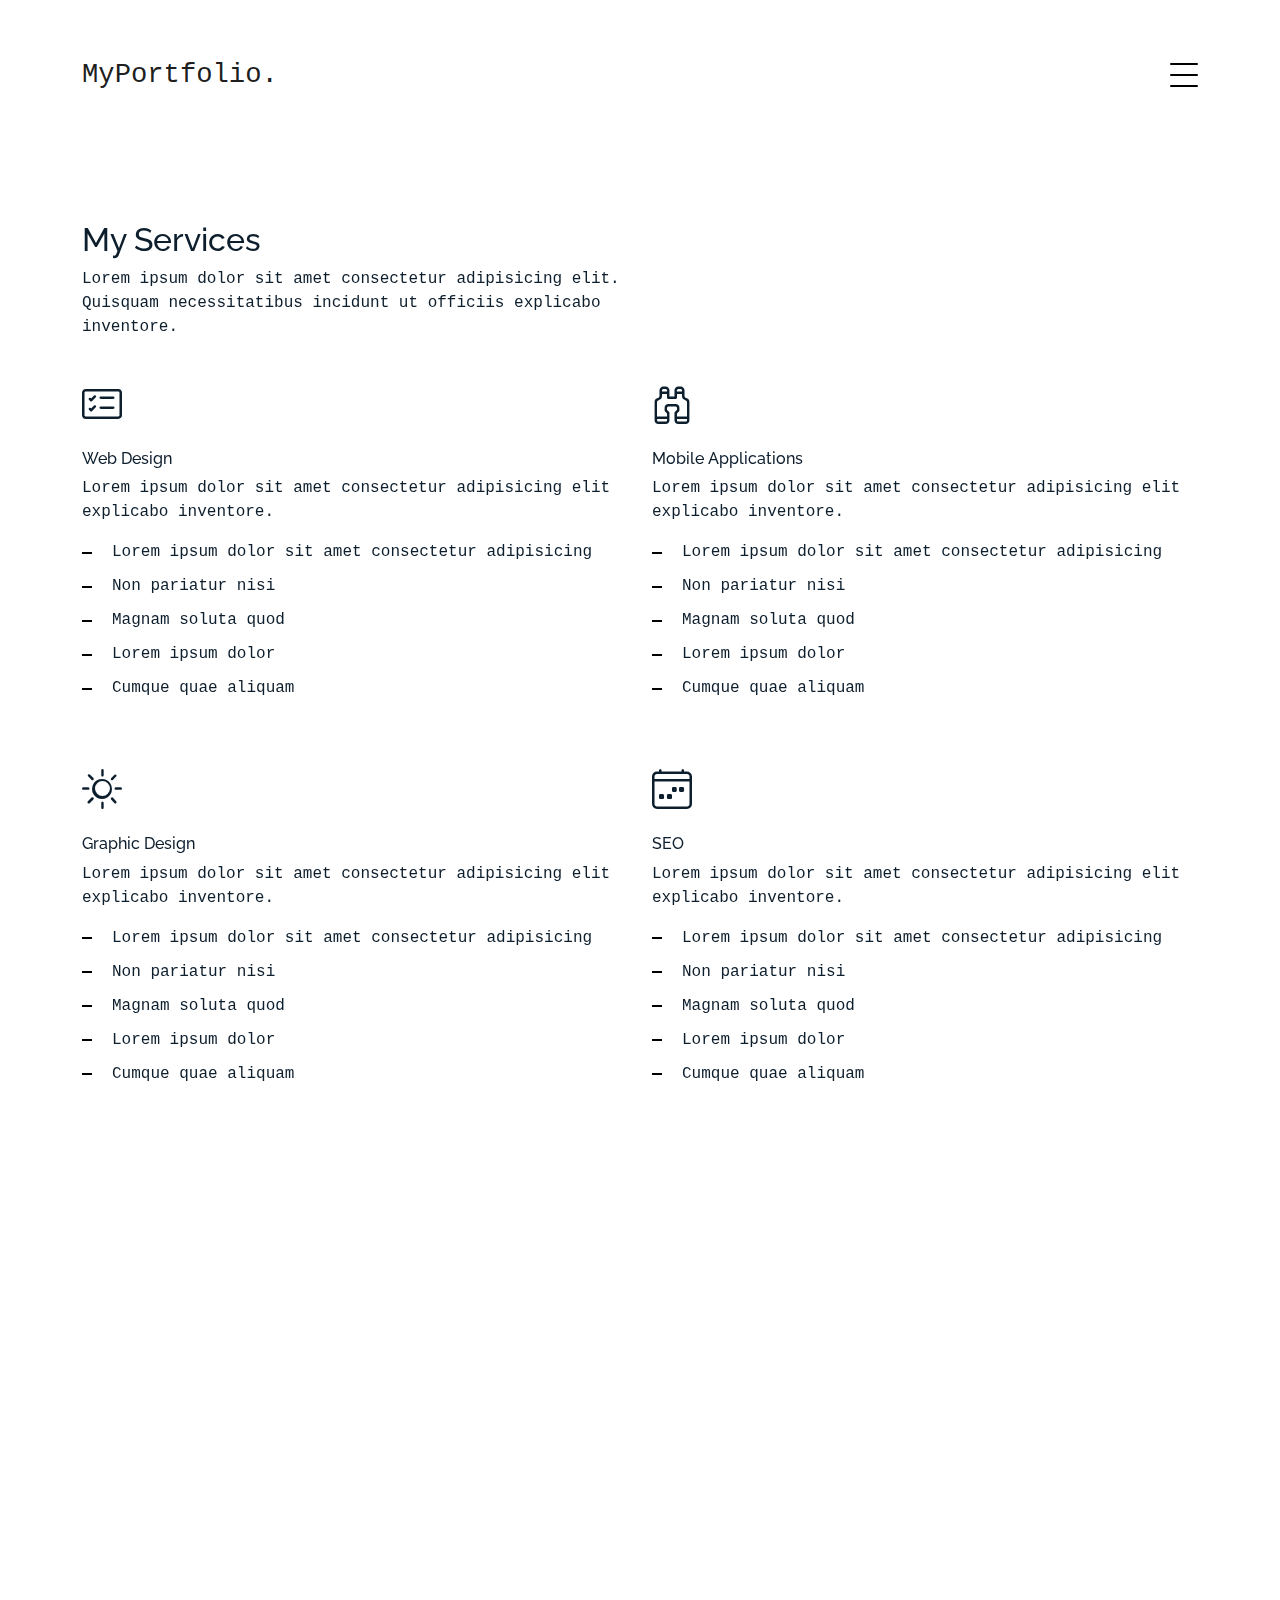
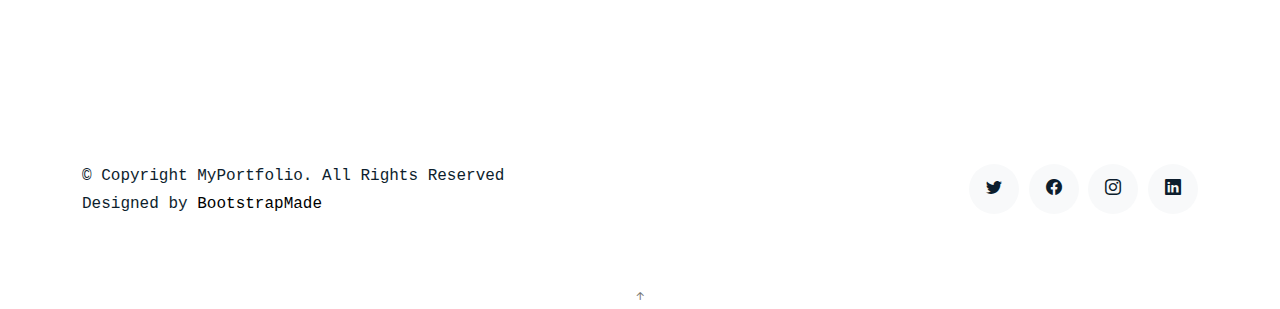
<file: MyPortfolio/MyPortfolio/services.html>
<!DOCTYPE html>
<html lang="en">

<head>
  <meta charset="utf-8">
  <meta content="width=device-width, initial-scale=1.0" name="viewport">

  <title>MyPortfolio Bootstrap Template - Services</title>
  <meta content="" name="description">
  <meta content="" name="keywords">

  <!-- Favicons -->
  <link href="assets/img/favicon.png" rel="icon">
  <link href="assets/img/apple-touch-icon.png" rel="apple-touch-icon">

  <!-- Google Fonts -->
  <link href="https://fonts.googleapis.com/css?family=https://fonts.googleapis.com/css?family=Inconsolata:400,500,600,700|Raleway:400,400i,500,500i,600,600i,700,700i" rel="stylesheet">

  <!-- Vendor CSS Files -->
  <link href="assets/vendor/aos/aos.css" rel="stylesheet">
  <link href="assets/vendor/bootstrap/css/bootstrap.min.css" rel="stylesheet">
  <link href="assets/vendor/bootstrap-icons/bootstrap-icons.css" rel="stylesheet">
  <link href="assets/vendor/swiper/swiper-bundle.min.css" rel="stylesheet">

  <!-- Template Main CSS File -->
  <link href="assets/css/style.css" rel="stylesheet">

  <!-- =======================================================
  * Template Name: MyPortfolio - v4.7.0
  * Template URL: https://bootstrapmade.com/myportfolio-bootstrap-portfolio-website-template/
  * Author: BootstrapMade.com
  * License: https://bootstrapmade.com/license/
  ======================================================== -->
</head>

<body>

  <!-- ======= Navbar ======= -->
  <div class="collapse navbar-collapse custom-navmenu" id="main-navbar">
    <div class="container py-2 py-md-5">
      <div class="row align-items-start">
        <div class="col-md-2">
          <ul class="custom-menu">
            <li><a href="index.html">Home</a></li>
            <li><a href="about.html">About Me</a></li>
            <li class="active"><a href="services.html">Services</a></li>
            <li><a href="works.html">Works</a></li>
            <li><a href="contact.html">Contact</a></li>
          </ul>
        </div>
        <div class="col-md-6 d-none d-md-block  mr-auto">
          <div class="tweet d-flex">
            <span class="bi bi-twitter text-white mt-2 mr-3"></span>
            <div>
              <p><em>Lorem ipsum dolor sit amet consectetur adipisicing elit. Quisquam necessitatibus incidunt ut officiis explicabo inventore. <br> <a href="#">t.co/v82jsk</a></em></p>
            </div>
          </div>
        </div>
        <div class="col-md-4 d-none d-md-block">
          <h3>Hire Me</h3>
          <p>Lorem ipsum dolor sit amet consectetur adipisicing elit. Quisquam necessitatibus incidunt ut officiisexplicabo inventore. <br> <a href="#">myemail@gmail.com</a></p>
        </div>
      </div>

    </div>
  </div>

  <nav class="navbar navbar-light custom-navbar">
    <div class="container">
      <a class="navbar-brand" href="index.html">MyPortfolio.</a>
      <a href="#" class="burger" data-bs-toggle="collapse" data-bs-target="#main-navbar">
        <span></span>
      </a>
    </div>
  </nav>

  <main id="main">

    <section class="section">
      <div class="container">
        <div class="row mb-4 align-items-center">
          <div class="col-md-6" data-aos="fade-up">

            <h2>My Services</h2>
            <p>Lorem ipsum dolor sit amet consectetur adipisicing elit. Quisquam necessitatibus incidunt ut officiis
              explicabo inventore.</p>

          </div>

        </div>
      </div>

      <div class="site-section pb-0 services">
        <div class="container">

          <div class="row">

            <div class="col-12 col-sm-6 col-md-6 col-lg-6 mb-5" data-aos="fade-up" data-aos-delay="">
              <i class="bi bi-card-checklist"></i>
              <h4 class="h4 mb-2">Web Design</h4>
              <p>Lorem ipsum dolor sit amet consectetur adipisicing elit explicabo inventore.</p>
              <ul class="list-unstyled list-line">
                <li>Lorem ipsum dolor sit amet consectetur adipisicing</li>
                <li>Non pariatur nisi</li>
                <li>Magnam soluta quod</li>
                <li>Lorem ipsum dolor</li>
                <li>Cumque quae aliquam</li>
              </ul>
            </div>
            <div class="col-12 col-sm-6 col-md-6 col-lg-6 mb-5" data-aos="fade-up" data-aos-delay="100">
              <i class="bi bi-binoculars"></i>
              <h4 class="h4 mb-2">Mobile Applications</h4>
              <p>Lorem ipsum dolor sit amet consectetur adipisicing elit explicabo inventore.</p>
              <ul class="list-unstyled list-line">
                <li>Lorem ipsum dolor sit amet consectetur adipisicing</li>
                <li>Non pariatur nisi</li>
                <li>Magnam soluta quod</li>
                <li>Lorem ipsum dolor</li>
                <li>Cumque quae aliquam</li>
              </ul>
            </div>
            <div class="col-12 col-sm-6 col-md-6 col-lg-6 mb-5" data-aos="fade-up" data-aos-delay="">
              <i class="bi bi-brightness-high"></i>
              <h4 class="h4 mb-2">Graphic Design</h4>
              <p>Lorem ipsum dolor sit amet consectetur adipisicing elit explicabo inventore.</p>
              <ul class="list-unstyled list-line">
                <li>Lorem ipsum dolor sit amet consectetur adipisicing</li>
                <li>Non pariatur nisi</li>
                <li>Magnam soluta quod</li>
                <li>Lorem ipsum dolor</li>
                <li>Cumque quae aliquam</li>
              </ul>
            </div>
            <div class="col-12 col-sm-6 col-md-6 col-lg-6 mb-5" data-aos="fade-up" data-aos-delay="100">
              <i class="bi bi-calendar4-week"></i>
              <h4 class="h4 mb-2">SEO</h4>
              <p>Lorem ipsum dolor sit amet consectetur adipisicing elit explicabo inventore.</p>
              <ul class="list-unstyled list-line">
                <li>Lorem ipsum dolor sit amet consectetur adipisicing</li>
                <li>Non pariatur nisi</li>
                <li>Magnam soluta quod</li>
                <li>Lorem ipsum dolor</li>
                <li>Cumque quae aliquam</li>
              </ul>
            </div>
          </div>
        </div>
      </div>
    </section>

    <!-- ======= Testimonials Section ======= -->
    <section class="section pt-0">
      <div class="container">

        <div class="testimonials-slider swiper" data-aos="fade-up" data-aos-delay="100">
          <div class="swiper-wrapper">

            <div class="swiper-slide">
              <div class="testimonial-wrap">
                <div class="testimonial">
                  <img src="assets/img/person_1.jpg" alt="Image" class="img-fluid">
                  <blockquote>
                    <p>Lorem ipsum dolor sit amet consectetur adipisicing elit. Quisquam necessitatibus incidunt ut officiis
                      explicabo inventore.</p>
                  </blockquote>
                  <p>&mdash; Jean Hicks</p>
                </div>
              </div>
            </div><!-- End testimonial item -->

            <div class="swiper-slide">
              <div class="testimonial-wrap">
                <div class="testimonial">
                  <img src="assets/img/person_2.jpg" alt="Image" class="img-fluid">
                  <blockquote>
                    <p>Lorem ipsum dolor sit amet consectetur adipisicing elit. Quisquam necessitatibus incidunt ut officiis
                      explicabo inventore.</p>
                  </blockquote>
                  <p>&mdash; Chris Stanworth</p>
                </div>
              </div>
            </div><!-- End testimonial item -->

          </div>
          <div class="swiper-pagination"></div>
        </div>

      </div>
    </section><!-- End Testimonials Section -->

  </main><!-- End #main -->

  <!-- ======= Footer ======= -->
  <footer class="footer" role="contentinfo">
    <div class="container">
      <div class="row">
        <div class="col-sm-6">
          <p class="mb-1">&copy; Copyright MyPortfolio. All Rights Reserved</p>
          <div class="credits">
            <!--
            All the links in the footer should remain intact.
            You can delete the links only if you purchased the pro version.
            Licensing information: https://bootstrapmade.com/license/
            Purchase the pro version with working PHP/AJAX contact form: https://bootstrapmade.com/buy/?theme=MyPortfolio
          -->
            Designed by <a href="https://bootstrapmade.com/">BootstrapMade</a>
          </div>
        </div>
        <div class="col-sm-6 social text-md-end">
          <a href="#"><span class="bi bi-twitter"></span></a>
          <a href="#"><span class="bi bi-facebook"></span></a>
          <a href="#"><span class="bi bi-instagram"></span></a>
          <a href="#"><span class="bi bi-linkedin"></span></a>
        </div>
      </div>
    </div>
  </footer>

  <a href="#" class="back-to-top d-flex align-items-center justify-content-center"><i class="bi bi-arrow-up-short"></i></a>

  <!-- Vendor JS Files -->
  <script src="assets/vendor/aos/aos.js"></script>
  <script src="assets/vendor/bootstrap/js/bootstrap.bundle.min.js"></script>
  <script src="assets/vendor/isotope-layout/isotope.pkgd.min.js"></script>
  <script src="assets/vendor/swiper/swiper-bundle.min.js"></script>
  <script src="assets/vendor/php-email-form/validate.js"></script>

  <!-- Template Main JS File -->
  <script src="assets/js/main.js"></script>

</body>

</html>
</file>
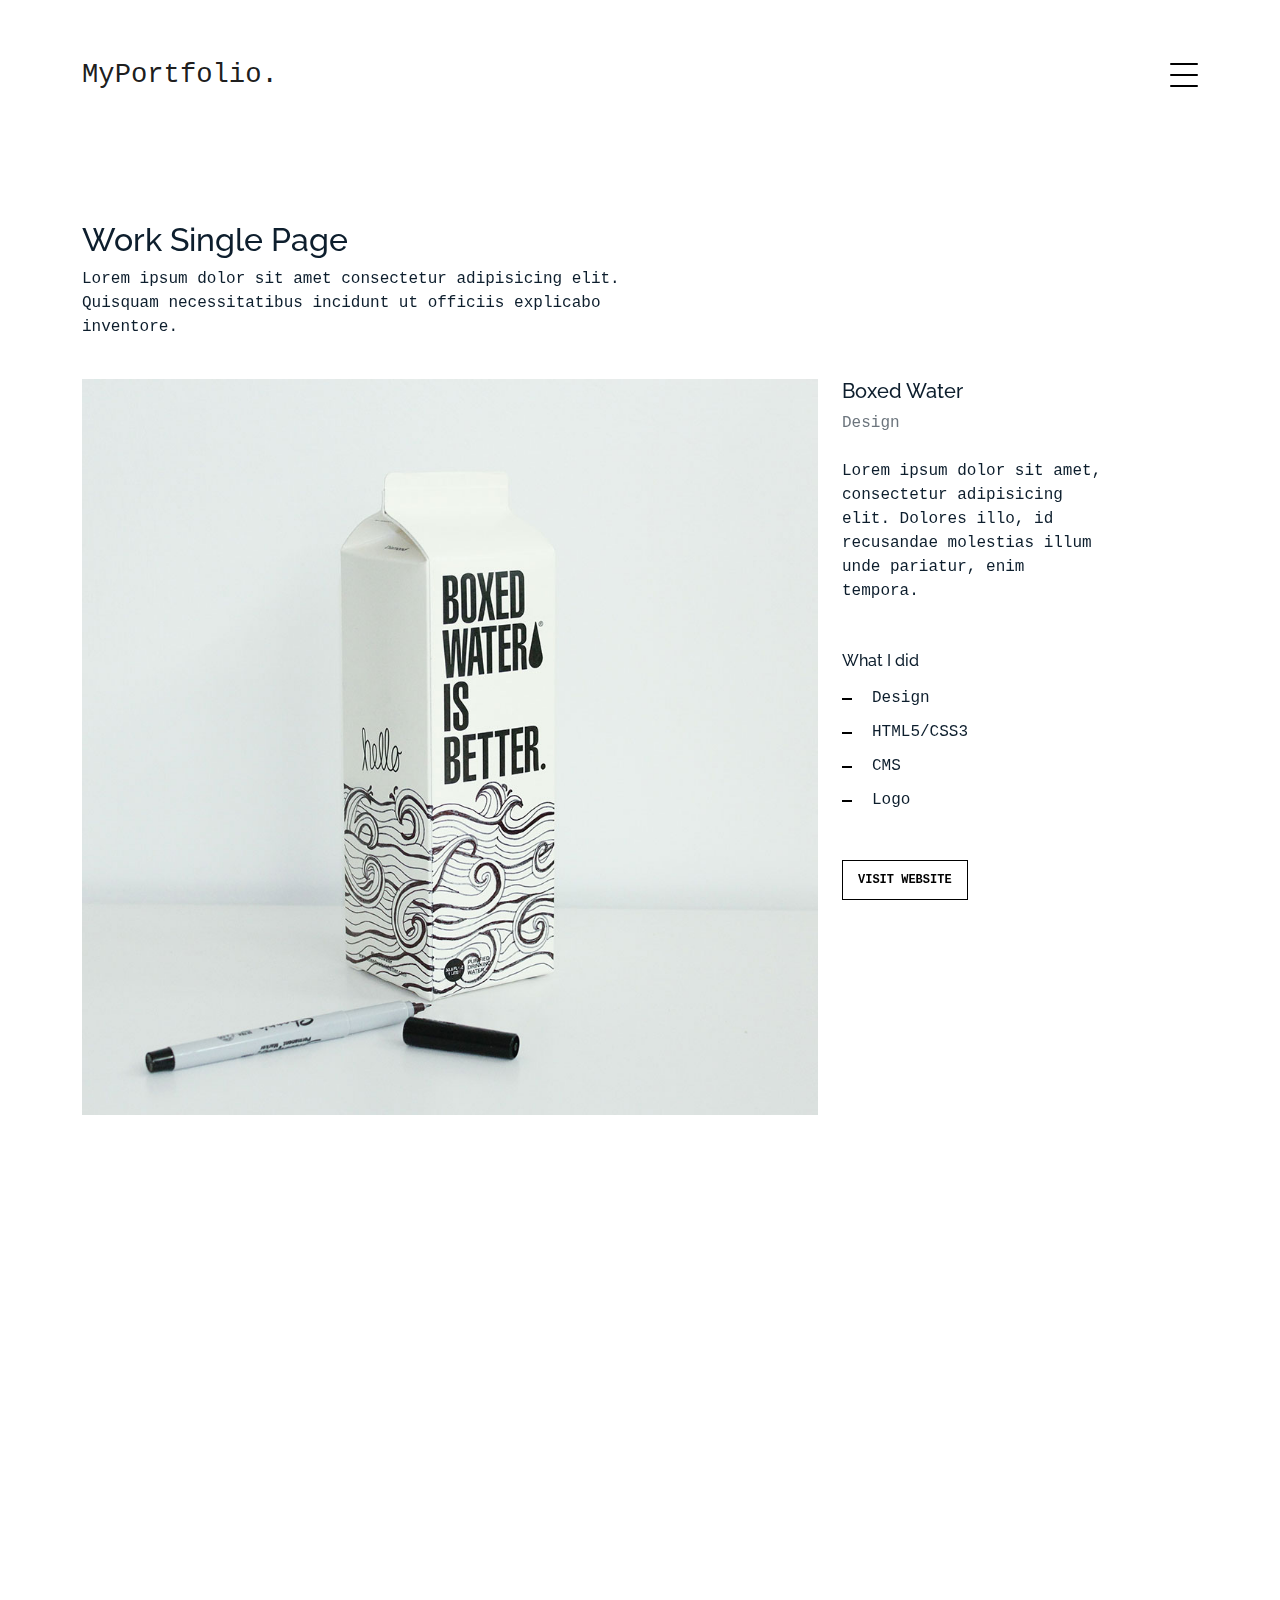
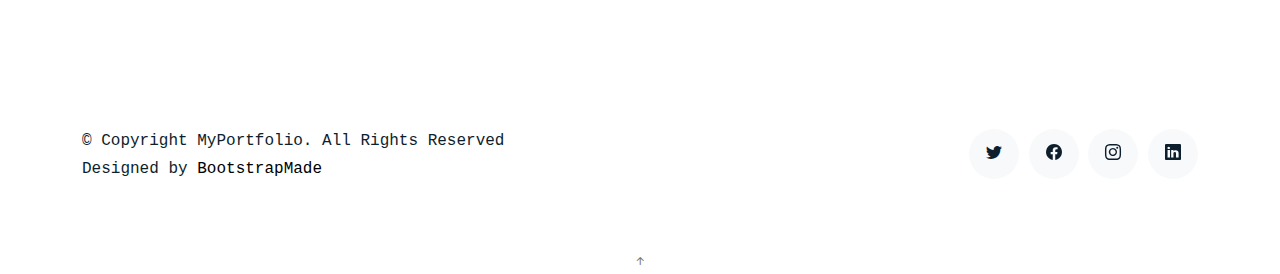
<file: MyPortfolio/MyPortfolio/work-single.html>
<!DOCTYPE html>
<html lang="en">

<head>
  <meta charset="utf-8">
  <meta content="width=device-width, initial-scale=1.0" name="viewport">

  <title>MyPortfolio Bootstrap Template - Work Single</title>
  <meta content="" name="description">
  <meta content="" name="keywords">

  <!-- Favicons -->
  <link href="assets/img/favicon.png" rel="icon">
  <link href="assets/img/apple-touch-icon.png" rel="apple-touch-icon">

  <!-- Google Fonts -->
  <link href="https://fonts.googleapis.com/css?family=https://fonts.googleapis.com/css?family=Inconsolata:400,500,600,700|Raleway:400,400i,500,500i,600,600i,700,700i" rel="stylesheet">

  <!-- Vendor CSS Files -->
  <link href="assets/vendor/aos/aos.css" rel="stylesheet">
  <link href="assets/vendor/bootstrap/css/bootstrap.min.css" rel="stylesheet">
  <link href="assets/vendor/bootstrap-icons/bootstrap-icons.css" rel="stylesheet">
  <link href="assets/vendor/swiper/swiper-bundle.min.css" rel="stylesheet">

  <!-- Template Main CSS File -->
  <link href="assets/css/style.css" rel="stylesheet">

  <!-- =======================================================
  * Template Name: MyPortfolio - v4.7.0
  * Template URL: https://bootstrapmade.com/myportfolio-bootstrap-portfolio-website-template/
  * Author: BootstrapMade.com
  * License: https://bootstrapmade.com/license/
  ======================================================== -->
</head>

<body>

  <!-- ======= Navbar ======= -->
  <div class="collapse navbar-collapse custom-navmenu" id="main-navbar">
    <div class="container py-2 py-md-5">
      <div class="row align-items-start">
        <div class="col-md-2">
          <ul class="custom-menu">
            <li><a href="index.html">Home</a></li>
            <li><a href="about.html">About Me</a></li>
            <li><a href="services.html">Services</a></li>
            <li class="active"><a href="works.html">Works</a></li>
            <li><a href="contact.html">Contact</a></li>
          </ul>
        </div>
        <div class="col-md-6 d-none d-md-block  mr-auto">
          <div class="tweet d-flex">
            <span class="bi bi-twitter text-white mt-2 mr-3"></span>
            <div>
              <p><em>Lorem ipsum dolor sit amet consectetur adipisicing elit. Quisquam necessitatibus incidunt ut officiis explicabo inventore. <br> <a href="#">t.co/v82jsk</a></em></p>
            </div>
          </div>
        </div>
        <div class="col-md-4 d-none d-md-block">
          <h3>Hire Me</h3>
          <p>Lorem ipsum dolor sit amet consectetur adipisicing elit. Quisquam necessitatibus incidunt ut officiisexplicabo inventore. <br> <a href="#">myemail@gmail.com</a></p>
        </div>
      </div>

    </div>
  </div>

  <nav class="navbar navbar-light custom-navbar">
    <div class="container">
      <a class="navbar-brand" href="index.html">MyPortfolio.</a>
      <a href="#" class="burger" data-bs-toggle="collapse" data-bs-target="#main-navbar">
        <span></span>
      </a>
    </div>
  </nav>

  <main id="main">

    <section class="section">
      <div class="container">
        <div class="row mb-4 align-items-center">
          <div class="col-md-6" data-aos="fade-up">
            <h2>Work Single Page</h2>
            <p>Lorem ipsum dolor sit amet consectetur adipisicing elit. Quisquam necessitatibus incidunt ut officiis explicabo inventore.</p>
          </div>
        </div>
      </div>

      <div class="site-section pb-0">
        <div class="container">
          <div class="row align-items-stretch">
            <div class="col-md-8" data-aos="fade-up">
              <img src="assets/img/img_1_big.jpg" alt="Image" class="img-fluid">
            </div>
            <div class="col-md-3 ml-auto" data-aos="fade-up" data-aos-delay="100">
              <div class="sticky-content">
                <h3 class="h3">Boxed Water</h3>
                <p class="mb-4"><span class="text-muted">Design</span></p>

                <div class="mb-5">
                  <p>Lorem ipsum dolor sit amet, consectetur adipisicing elit. Dolores illo, id recusandae molestias
                    illum unde pariatur, enim tempora.</p>

                </div>

                <h4 class="h4 mb-3">What I did</h4>
                <ul class="list-unstyled list-line mb-5">
                  <li>Design</li>
                  <li>HTML5/CSS3</li>
                  <li>CMS</li>
                  <li>Logo</li>
                </ul>

                <p><a href="#" class="readmore">Visit Website</a></p>
              </div>
            </div>
          </div>
        </div>
    </section>

    <!-- ======= Testimonials Section ======= -->
    <section class="section pt-0">
      <div class="container">

        <div class="testimonials-slider swiper" data-aos="fade-up" data-aos-delay="100">
          <div class="swiper-wrapper">

            <div class="swiper-slide">
              <div class="testimonial-wrap">
                <div class="testimonial">
                  <img src="assets/img/person_1.jpg" alt="Image" class="img-fluid">
                  <blockquote>
                    <p>Lorem ipsum dolor sit amet consectetur adipisicing elit. Quisquam necessitatibus incidunt ut officiis
                      explicabo inventore.</p>
                  </blockquote>
                  <p>&mdash; Jean Hicks</p>
                </div>
              </div>
            </div><!-- End testimonial item -->

            <div class="swiper-slide">
              <div class="testimonial-wrap">
                <div class="testimonial">
                  <img src="assets/img/person_2.jpg" alt="Image" class="img-fluid">
                  <blockquote>
                    <p>Lorem ipsum dolor sit amet consectetur adipisicing elit. Quisquam necessitatibus incidunt ut officiis
                      explicabo inventore.</p>
                  </blockquote>
                  <p>&mdash; Chris Stanworth</p>
                </div>
              </div>
            </div><!-- End testimonial item -->

          </div>
          <div class="swiper-pagination"></div>
        </div>

      </div>
    </section><!-- End Testimonials Section -->

  </main><!-- End #main -->

  <!-- ======= Footer ======= -->
  <footer class="footer" role="contentinfo">
    <div class="container">
      <div class="row">
        <div class="col-sm-6">
          <p class="mb-1">&copy; Copyright MyPortfolio. All Rights Reserved</p>
          <div class="credits">
            <!--
            All the links in the footer should remain intact.
            You can delete the links only if you purchased the pro version.
            Licensing information: https://bootstrapmade.com/license/
            Purchase the pro version with working PHP/AJAX contact form: https://bootstrapmade.com/buy/?theme=MyPortfolio
          -->
            Designed by <a href="https://bootstrapmade.com/">BootstrapMade</a>
          </div>
        </div>
        <div class="col-sm-6 social text-md-end">
          <a href="#"><span class="bi bi-twitter"></span></a>
          <a href="#"><span class="bi bi-facebook"></span></a>
          <a href="#"><span class="bi bi-instagram"></span></a>
          <a href="#"><span class="bi bi-linkedin"></span></a>
        </div>
      </div>
    </div>
  </footer>

  <a href="#" class="back-to-top d-flex align-items-center justify-content-center"><i class="bi bi-arrow-up-short"></i></a>

  <!-- Vendor JS Files -->
  <script src="assets/vendor/aos/aos.js"></script>
  <script src="assets/vendor/bootstrap/js/bootstrap.bundle.min.js"></script>
  <script src="assets/vendor/isotope-layout/isotope.pkgd.min.js"></script>
  <script src="assets/vendor/swiper/swiper-bundle.min.js"></script>
  <script src="assets/vendor/php-email-form/validate.js"></script>

  <!-- Template Main JS File -->
  <script src="assets/js/main.js"></script>

</body>

</html>
</file>
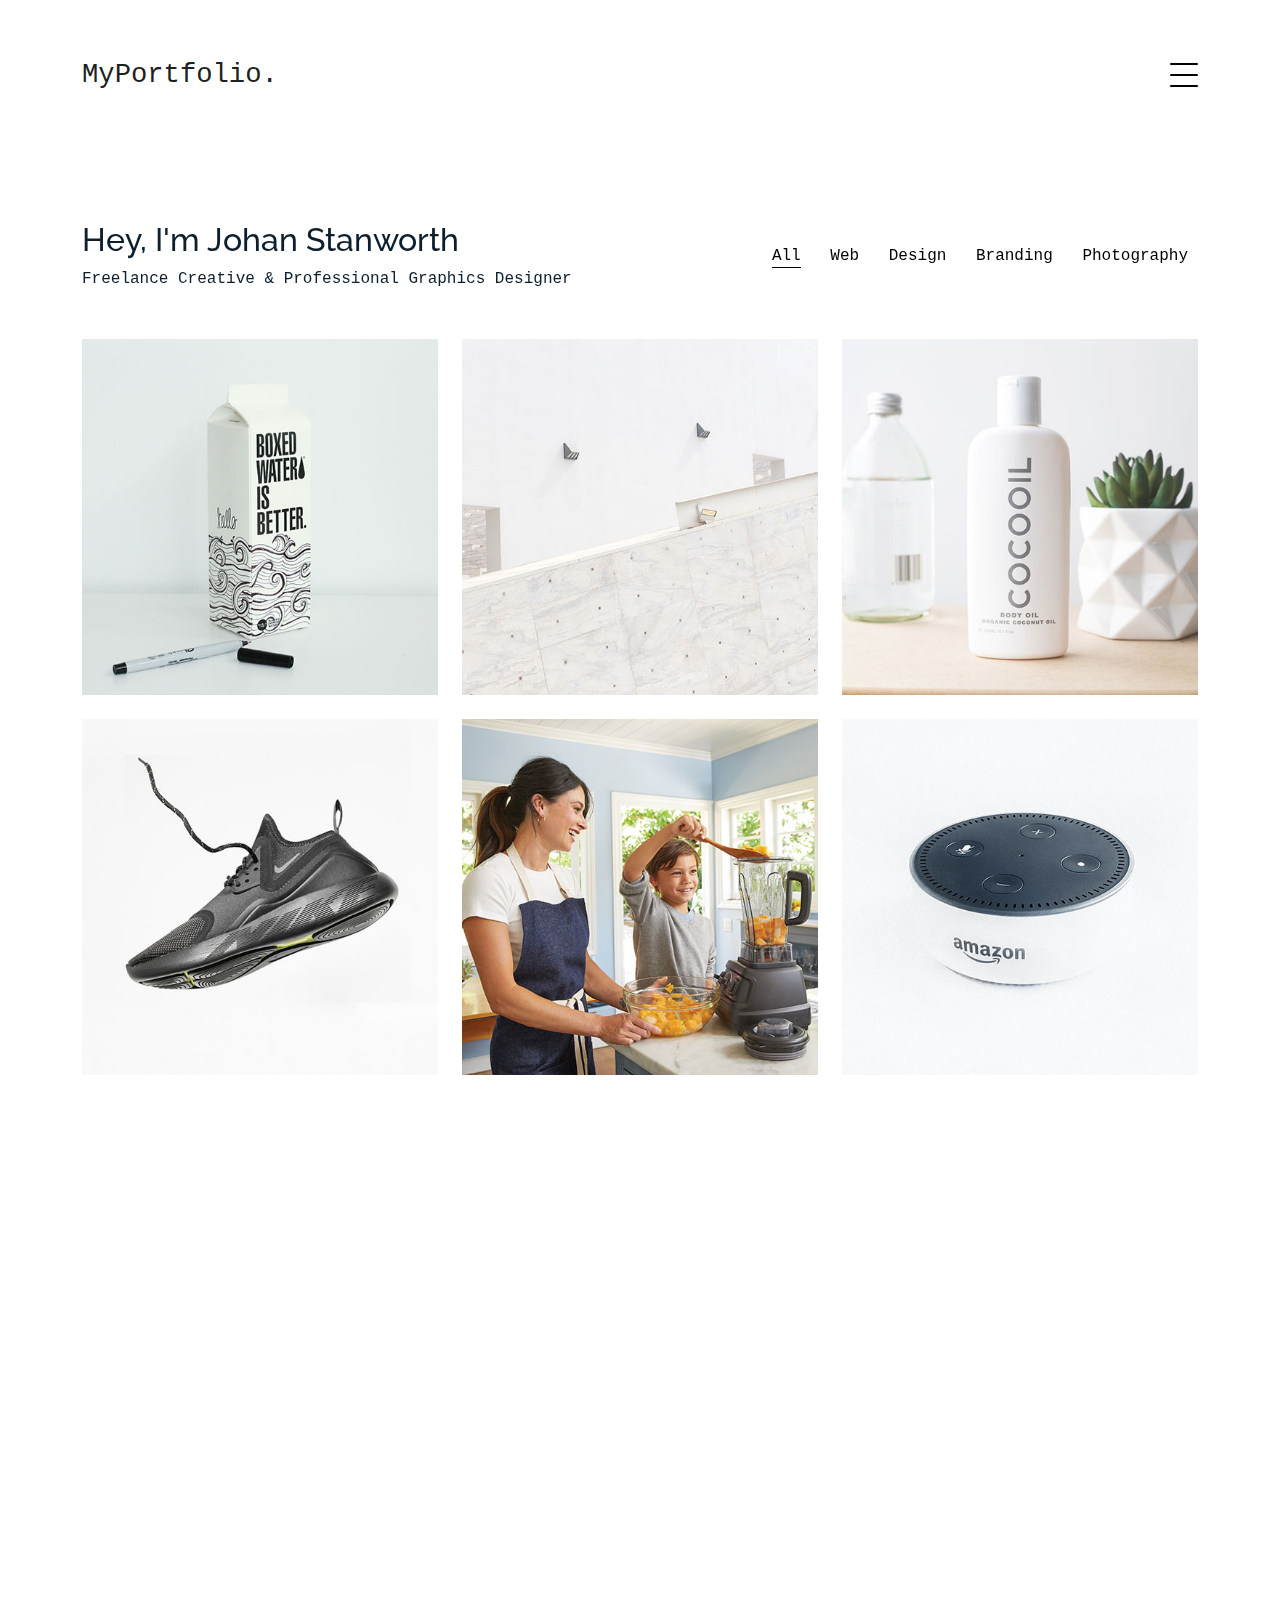
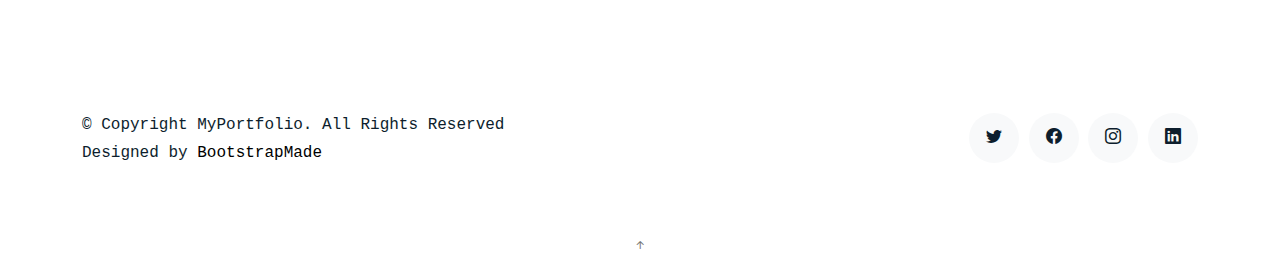
<file: MyPortfolio/MyPortfolio/works.html>
<!DOCTYPE html>
<html lang="en">

<head>
  <meta charset="utf-8">
  <meta content="width=device-width, initial-scale=1.0" name="viewport">

  <title>MyPortfolio Bootstrap Template - Works</title>
  <meta content="" name="description">
  <meta content="" name="keywords">

  <!-- Favicons -->
  <link href="assets/img/favicon.png" rel="icon">
  <link href="assets/img/apple-touch-icon.png" rel="apple-touch-icon">

  <!-- Google Fonts -->
  <link href="https://fonts.googleapis.com/css?family=https://fonts.googleapis.com/css?family=Inconsolata:400,500,600,700|Raleway:400,400i,500,500i,600,600i,700,700i" rel="stylesheet">

  <!-- Vendor CSS Files -->
  <link href="assets/vendor/aos/aos.css" rel="stylesheet">
  <link href="assets/vendor/bootstrap/css/bootstrap.min.css" rel="stylesheet">
  <link href="assets/vendor/bootstrap-icons/bootstrap-icons.css" rel="stylesheet">
  <link href="assets/vendor/swiper/swiper-bundle.min.css" rel="stylesheet">

  <!-- Template Main CSS File -->
  <link href="assets/css/style.css" rel="stylesheet">

  <!-- =======================================================
  * Template Name: MyPortfolio - v4.7.0
  * Template URL: https://bootstrapmade.com/myportfolio-bootstrap-portfolio-website-template/
  * Author: BootstrapMade.com
  * License: https://bootstrapmade.com/license/
  ======================================================== -->
</head>

<body>

  <!-- ======= Navbar ======= -->
  <div class="collapse navbar-collapse custom-navmenu" id="main-navbar">
    <div class="container py-2 py-md-5">
      <div class="row align-items-start">
        <div class="col-md-2">
          <ul class="custom-menu">
            <li><a href="index.html">Home</a></li>
            <li><a href="about.html">About Me</a></li>
            <li><a href="services.html">Services</a></li>
            <li class="active"><a href="works.html">Works</a></li>
            <li><a href="contact.html">Contact</a></li>
          </ul>
        </div>
        <div class="col-md-6 d-none d-md-block  mr-auto">
          <div class="tweet d-flex">
            <span class="bi bi-twitter text-white mt-2 mr-3"></span>
            <div>
              <p><em>Lorem ipsum dolor sit amet consectetur adipisicing elit. Quisquam necessitatibus incidunt ut officiis explicabo inventore. <br> <a href="#">t.co/v82jsk</a></em></p>
            </div>
          </div>
        </div>
        <div class="col-md-4 d-none d-md-block">
          <h3>Hire Me</h3>
          <p>Lorem ipsum dolor sit amet consectetur adipisicing elit. Quisquam necessitatibus incidunt ut officiisexplicabo inventore. <br> <a href="#">myemail@gmail.com</a></p>
        </div>
      </div>

    </div>
  </div>

  <nav class="navbar navbar-light custom-navbar">
    <div class="container">
      <a class="navbar-brand" href="index.html">MyPortfolio.</a>
      <a href="#" class="burger" data-bs-toggle="collapse" data-bs-target="#main-navbar">
        <span></span>
      </a>
    </div>
  </nav>

  <main id="main">

    <!-- ======= Works Section ======= -->
    <section class="section site-portfolio">
      <div class="container">
        <div class="row mb-5 align-items-center">
          <div class="col-md-12 col-lg-6 mb-4 mb-lg-0" data-aos="fade-up">
            <h2>Hey, I'm Johan Stanworth</h2>
            <p class="mb-0">Freelance Creative &amp; Professional Graphics Designer</p>
          </div>
          <div class="col-md-12 col-lg-6 text-start text-lg-end" data-aos="fade-up" data-aos-delay="100">
            <div id="filters" class="filters">
              <a href="#" data-filter="*" class="active">All</a>
              <a href="#" data-filter=".web">Web</a>
              <a href="#" data-filter=".design">Design</a>
              <a href="#" data-filter=".branding">Branding</a>
              <a href="#" data-filter=".photography">Photography</a>
            </div>
          </div>
        </div>
        <div id="portfolio-grid" class="row no-gutter" data-aos="fade-up" data-aos-delay="200">
          <div class="item web col-sm-6 col-md-4 col-lg-4 mb-4">
            <a href="work-single.html" class="item-wrap fancybox">
              <div class="work-info">
                <h3>Boxed Water</h3>
                <span>Web</span>
              </div>
              <img class="img-fluid" src="assets/img/img_1.jpg">
            </a>
          </div>
          <div class="item photography col-sm-6 col-md-4 col-lg-4 mb-4">
            <a href="work-single.html" class="item-wrap fancybox">
              <div class="work-info">
                <h3>Build Indoo</h3>
                <span>Photography</span>
              </div>
              <img class="img-fluid" src="assets/img/img_2.jpg">
            </a>
          </div>
          <div class="item branding col-sm-6 col-md-4 col-lg-4 mb-4">
            <a href="work-single.html" class="item-wrap fancybox">
              <div class="work-info">
                <h3>Cocooil</h3>
                <span>Branding</span>
              </div>
              <img class="img-fluid" src="assets/img/img_3.jpg">
            </a>
          </div>
          <div class="item design col-sm-6 col-md-4 col-lg-4 mb-4">
            <a href="work-single.html" class="item-wrap fancybox">
              <div class="work-info">
                <h3>Nike Shoe</h3>
                <span>Design</span>
              </div>
              <img class="img-fluid" src="assets/img/img_4.jpg">
            </a>
          </div>
          <div class="item photography col-sm-6 col-md-4 col-lg-4 mb-4">
            <a href="work-single.html" class="item-wrap fancybox">
              <div class="work-info">
                <h3>Kitchen Sink</h3>
                <span>Photography</span>
              </div>
              <img class="img-fluid" src="assets/img/img_5.jpg">
            </a>
          </div>
          <div class="item branding col-sm-6 col-md-4 col-lg-4 mb-4">
            <a href="work-single.html" class="item-wrap fancybox">
              <div class="work-info">
                <h3>Amazon</h3>
                <span>brandingn</span>
              </div>
              <img class="img-fluid" src="assets/img/img_6.jpg">
            </a>
          </div>
        </div>
      </div>
    </section><!-- End  Works Section -->

    <!-- ======= Testimonials Section ======= -->
    <section class="section pt-0">
      <div class="container">

        <div class="testimonials-slider swiper" data-aos="fade-up" data-aos-delay="100">
          <div class="swiper-wrapper">

            <div class="swiper-slide">
              <div class="testimonial-wrap">
                <div class="testimonial">
                  <img src="assets/img/person_1.jpg" alt="Image" class="img-fluid">
                  <blockquote>
                    <p>Lorem ipsum dolor sit amet consectetur adipisicing elit. Quisquam necessitatibus incidunt ut officiis
                      explicabo inventore.</p>
                  </blockquote>
                  <p>&mdash; Jean Hicks</p>
                </div>
              </div>
            </div><!-- End testimonial item -->

            <div class="swiper-slide">
              <div class="testimonial-wrap">
                <div class="testimonial">
                  <img src="assets/img/person_2.jpg" alt="Image" class="img-fluid">
                  <blockquote>
                    <p>Lorem ipsum dolor sit amet consectetur adipisicing elit. Quisquam necessitatibus incidunt ut officiis
                      explicabo inventore.</p>
                  </blockquote>
                  <p>&mdash; Chris Stanworth</p>
                </div>
              </div>
            </div><!-- End testimonial item -->

          </div>
          <div class="swiper-pagination"></div>
        </div>

      </div>
    </section><!-- End Testimonials Section -->

  </main><!-- End #main -->

  <!-- ======= Footer ======= -->
  <footer class="footer" role="contentinfo">
    <div class="container">
      <div class="row">
        <div class="col-sm-6">
          <p class="mb-1">&copy; Copyright MyPortfolio. All Rights Reserved</p>
          <div class="credits">
            <!--
            All the links in the footer should remain intact.
            You can delete the links only if you purchased the pro version.
            Licensing information: https://bootstrapmade.com/license/
            Purchase the pro version with working PHP/AJAX contact form: https://bootstrapmade.com/buy/?theme=MyPortfolio
          -->
            Designed by <a href="https://bootstrapmade.com/">BootstrapMade</a>
          </div>
        </div>
        <div class="col-sm-6 social text-md-end">
          <a href="#"><span class="bi bi-twitter"></span></a>
          <a href="#"><span class="bi bi-facebook"></span></a>
          <a href="#"><span class="bi bi-instagram"></span></a>
          <a href="#"><span class="bi bi-linkedin"></span></a>
        </div>
      </div>
    </div>
  </footer>

  <a href="#" class="back-to-top d-flex align-items-center justify-content-center"><i class="bi bi-arrow-up-short"></i></a>

  <!-- Vendor JS Files -->
  <script src="assets/vendor/aos/aos.js"></script>
  <script src="assets/vendor/bootstrap/js/bootstrap.bundle.min.js"></script>
  <script src="assets/vendor/isotope-layout/isotope.pkgd.min.js"></script>
  <script src="assets/vendor/swiper/swiper-bundle.min.js"></script>
  <script src="assets/vendor/php-email-form/validate.js"></script>

  <!-- Template Main JS File -->
  <script src="assets/js/main.js"></script>

</body>

</html>
</file>
<file: account-settings/css/style.css>
@import url("https://fonts.googleapis.com/css?family=Roboto:300,400,500,700&display=swap");
@import url('https://fonts.googleapis.com/css2?family=Poppins:ital,wght@0,300;1,100&display=swap');
body {
	background: #f9f9f9;
	font-family: "Poppins";
}

.pt-5, my-5{
	padding-top: 0rem!important;
}
.pb-5, py-5{
	padding-bottom: 2rem!important;
}
.mt-5, .my-5 {
    margin-top: 0rem!important;
}
.mb-5, .my-5 {
	margin-bottom: 2rem!important;
}

.shadow {
	box-shadow: 0 2px 10px rgba(0, 0, 0, 0.1) !important;
}

.profile-tab-nav {
	min-width: 250px;
}

.tab-content {
	flex: 1 1 1%;
}

.form-group {
	margin-bottom: 1.5rem;
}

.form-control{
	flex: auto;
	border-radius: 25px;
	border: 2px solid #cc4040ee;
}
.nav-pills a.nav-link {
	padding: 15px 20px;
	border-radius: 0;
	color: #333;
}
.nav-pills a.nav-link i {
	width: 20px;
}

.nav a:hover{
	color:rgba(253, 68, 68, 0.836);
	cursor: pointer;
	transform: scale(1.1);
}
.img-circle img {
	height: 100px;
	width: 100px;
	border-radius: 100%;
	border: 5px solid #fff;
}

.nav-pills .nav-link.active, .nav-pills .show>.nav-link{
    background-color: #fa3333e5!important;
}

.btn-primary {
	background-color: #fa3333e5;
	border: none;
	color: #fff;

}
</file>
<file: MyPortfolio/MyPortfolio/assets/css/style.css>
body {
  font-family: "Inconsolata", monospace;
  color: #0d1e2d;
}

a {
  color: #777;
  text-decoration: none;
}

a:hover {
  color: #000;
}

h1, h2, h3, h4, h5, h6, .font-heading {
  font-family: "Raleway", sans-serif;
}

.section {
  padding: 7rem 0;
}

.filters a {
  text-decoration: none;
  color: #000;
  display: inline-block;
  padding-left: 10px;
  padding-right: 10px;
  position: relative;
}
.filters a:hover, .filters a:focus, .filters a:active {
  text-decoration: none;
}
.filters a:hover:before {
  content: "";
  position: absolute;
  left: 10px;
  right: 10px;
  bottom: 0;
  height: 1px;
  background-color: #000;
}
.filters a.active {
  color: #000;
}
.filters a.active:before {
  content: "";
  position: absolute;
  left: 10px;
  right: 10px;
  bottom: 0;
  height: 1px;
  background-color: #000;
}

.item {
  border: none;
  margin-bottom: 30px;
}
.item .item-wrap {
  display: block;
  position: relative;
  overflow: hidden;
}
.item .item-wrap:after {
  z-index: 2;
  position: absolute;
  content: "";
  top: 0;
  left: 0;
  right: 0;
  bottom: 0;
  background: rgba(0, 0, 0, 0.4);
  visibility: hidden;
  opacity: 0;
  transition: 0.3s all ease-in-out;
}
.item .item-wrap img {
  transition: 0.3s transform ease;
  transform: scale(1);
}
.item .item-wrap > .work-info {
  position: absolute;
  top: 50%;
  width: 100%;
  text-align: center;
  z-index: 3;
  transform: translateY(-50%);
  color: #fff;
  opacity: 0;
  visibility: hidden;
  margin-top: 20px;
  transition: 0.3s all ease;
}
.item .item-wrap > .work-info h3 {
  font-size: 20px;
  margin-bottom: 0;
}
.item .item-wrap > .work-info span {
  font-size: 14px;
  text-transform: uppercase;
  letter-spacing: 0.2rem;
}
.item .item-wrap:hover {
  text-decoration: none;
}
.item .item-wrap:hover img {
  transform: scale(1.05);
}
.item .item-wrap:hover:after {
  opacity: 1;
  visibility: visible;
}
.item .item-wrap:hover .work-info {
  margin-top: 0px;
  opacity: 1;
  visibility: visible;
}

.testimonial-wrap {
  padding: 50px 50px 80px 50px;
  background: #eceff2;
}
.testimonial-wrap .testimonial {
  text-align: center;
  max-width: 500px;
  margin: 0 auto;
}
.testimonial-wrap .testimonial img {
  border-radius: 50%;
  width: 120px;
  margin: 0 auto 30px auto;
}
.testimonial-wrap .testimonial blockquote p {
  font-size: 20px;
}

.h3 {
  font-size: 20px;
}

.h4 {
  font-size: 16px;
}

.heading {
  font-size: 28px;
}

.readmore {
  display: inline-block;
  border: 1px solid #000;
  padding: 10px 15px;
  font-size: 12px;
  text-transform: uppercase;
  color: #000;
  transition: 0.2s all ease;
  font-weight: 700;
}
.readmore:active, .readmore:focus, .readmore:hover {
  outline: none;
}
.readmore:hover {
  color: #fff;
  text-decoration: none;
  background: #000;
}

.testimonials-slider .swiper-pagination {
  margin-top: -60px;
  position: relative;
}
.testimonials-slider .swiper-pagination .swiper-pagination-bullet {
  width: 12px;
  height: 12px;
  background-color: rgba(13, 30, 45, 0.3);
  opacity: 1;
}
.testimonials-slider .swiper-pagination .swiper-pagination-bullet-active {
  background-color: rgba(13, 30, 45, 0.6);
}

.sticky-content {
  position: sticky;
  position: -webkit-sticky;
  top: 0;
  /* required */
}

.list-line li {
  margin-bottom: 10px;
  position: relative;
  padding-left: 30px;
}
.list-line li:before {
  content: "";
  position: absolute;
  left: 0;
  top: 0.7rem;
  width: 10px;
  height: 2px;
  background: #000;
}

.form-control {
  border-radius: 0;
  background: #f8f9fa;
  border: 1px solid transparent;
  padding-top: 10px !important;
  padding-bottom: 10px !important;
}
.form-control:active, .form-control:focus {
  background: #eff1f4;
  outline: none;
  box-shadow: none;
  border: 1px solid transparent;
}

.custom-progress {
  height: 7px;
  border-radius: 0;
}
.custom-progress .progress-bar {
  background: #000;
}

/* Services */
.services i {
  font-size: 40px;
}
.services h4 {
  padding-top: 10px;
}

/* Contact Form */
.php-email-form .error-message {
  display: none;
  color: #fff;  
  background: #ed3c0d;
  text-align: left;
  padding: 15px;
  font-weight: 600;
}
.php-email-form .error-message br + br {
  margin-top: 25px;
}
.php-email-form .sent-message {
  display: none;
  color: #fff;
  background: #18d26e;
  text-align: center;
  padding: 15px;
  font-weight: 600;
}
.php-email-form .loading {
  display: none;
  background: #fff;
  text-align: center;
  padding: 15px;
}
.php-email-form .loading:before {
  content: "";
  display: inline-block;
  border-radius: 50%;
  width: 24px;
  height: 24px;
  margin: 0 10px -6px 0;
  border: 3px solid #18d26e;
  border-top-color: #eee;
  -webkit-animation: animate-loading 1s linear infinite;
  animation: animate-loading 1s linear infinite;
}

@-webkit-keyframes animate-loading {
  0% {
    transform: rotate(0deg);
  }
  100% {
    transform: rotate(360deg);
  }
}

@keyframes animate-loading {
  0% {
    transform: rotate(0deg);
  }
  100% {
    transform: rotate(360deg);
  }
}
/*--------------------------------------------------------------
# Header
--------------------------------------------------------------*/
/* Custom Navmenu */
.custom-navmenu {
  background: #0d1e2d;
}
.custom-navmenu .custom-menu, .custom-navmenu .custom-menu li {
  padding: 0;
  margin: 0;
  list-style: none;
}
.custom-navmenu .custom-menu li {
  margin-bottom: 0;
  font-size: 20px;
}
.custom-navmenu .custom-menu li a {
  color: #fff;
  padding: 10px 0 !important;
}
.custom-navmenu .custom-menu li a:hover {
  text-decoration: none;
}
.custom-navmenu .custom-menu li.active a {
  text-decoration: underline;
}
.custom-navmenu h3 {
  font-size: 20px;
  color: #fff;
}
.custom-navmenu p {
  color: rgba(255, 255, 255, 0.6);
}
.custom-navmenu a {
  color: rgba(255, 255, 255, 0.7);
}
.custom-navmenu a:hover {
  color: #fff;
}

/* Custom Navbar */
.custom-navbar {
  padding-top: 50px;
  width: 100%;
}
@media (max-width: 780px) {
  .custom-navbar > .container {
    padding-right: 0;
    padding-left: 0;
  }
}
.custom-navbar .navbar-brand {
  font-size: 1.7rem;
}

/* Burger */
.burger {
  width: 28px;
  height: 32px;
  cursor: pointer;
  position: relative;
}

.burger:before, .burger span, .burger:after {
  width: 100%;
  height: 2px;
  display: block;
  background: #000;
  border-radius: 2px;
  position: absolute;
  opacity: 1;
}

.burger:before, .burger:after {
  transition: top 0.35s cubic-bezier(0.23, 1, 0.32, 1), transform 0.35s cubic-bezier(0.23, 1, 0.32, 1), opacity 0.35s cubic-bezier(0.23, 1, 0.32, 1), background-color 1.15s cubic-bezier(0.86, 0, 0.07, 1);
  -webkit-transition: top 0.35s cubic-bezier(0.23, 1, 0.32, 1), -webkit-transform 0.35s cubic-bezier(0.23, 1, 0.32, 1), opacity 0.35s cubic-bezier(0.23, 1, 0.32, 1), background-color 1.15s cubic-bezier(0.86, 0, 0.07, 1);
  content: "";
}

.burger:before {
  top: 4px;
}

.burger span {
  top: 15px;
}

.burger:after {
  top: 26px;
}

/* Hover */
.burger:hover:before {
  top: 7px;
}

.burger:hover:after {
  top: 23px;
}

/* Click */
.burger.active span {
  opacity: 0;
}

.burger.active:before, .burger.active:after {
  top: 40%;
}

.burger.active:before {
  transform: rotate(45deg);
}

.burger.active:after {
  transform: rotate(-45deg);
}

.burger:focus {
  outline: none;
}

/*--------------------------------------------------------------
# Footer
--------------------------------------------------------------*/
.footer {
  padding: 0 0 4rem 0;
}
.footer a {
  color: #000;
}

.social a {
  display: inline-block;
  width: 50px;
  height: 50px;
  border-radius: 50%;
  background: #f8f9fa;
  position: relative;
  text-align: center;
  color: #0d1e2d;
}
.social a span {
  display: inline-block;
  left: 50%;
  position: absolute;
  top: 50%;
  transform: translate(-50%, -50%);
}
.social a:hover {
  color: #000;
}



.logo_main{
  height: 150px;
  width: 300px;
}

.image_logo{
  padding-left: 75px;
}
</file>
<file: style.css>
@import url('https://fonts.googleapis.com/css2?family=Poppins:wght@200;300;400;500;600&display=swap');

*{
    margin: 0;
    padding: 0;
    box-sizing: border-box;
    font-family: 'Poppins', sans-serif;
}

body{
    min-height: 100vh;
    display: flex;
    align-items: center;
    justify-content: center;
    background: #4070f4;
}

.container{
    position: relative;
    max-width: 900px;
    width: 100%;
    background-color: white;
    border-radius: 8px;
    padding: 30px;
    margin: 0 15px;
    box-shadow: 0 5px 10px rgba(0,0,0,1);
}

.container header {
    position: relative;
    font-size: 20px;
    font-weight: 600;
    color: #333;
}

.container header::before{
    content: "";
    position: absolute;
    left: 0;
    bottom: -2px;
    height: 3px;
    width: 30px;
    border-radius: 8px;
    background-color: #4070f4;
}

.container form {
    position: relative;
    min-height: 490px;
    background-color: #fff;
    margin-top: 16px;
}

.container form .details{
     margin-top: 10px;
}

.container form .title{
    display: block;
    margin-top: 8px;
    font-size: 16px;
    font-weight: 500;
    margin: 6px 0;
    color: #333;
}

.container form .fields{
    display: flex;
    align-items: center;
    justify-content: space-between;
    flex-wrap: wrap;
}

form .fields .input-field{
    display: flex;
    width: calc(30%);
    flex-direction: column;
    margin: 4px 0;
}

.input-field label{
    font-size: 12px;
    font-weight: 1000;
    color: #2e2e2e;
}

.input-field input{
    outline: none;
    font-size: 14px;
    font-weight: 400;
    color: #333;
    border-radius: 5px;
    border: 1px solid #aaa;
    padding: 0 15px;
    height: 42px;
    margin: 8px 0;
}

.input-field input:is(:focus, :valid){
    box-shadow: 0 3px 6px rgba(0,0,0,0.13); 
}

.input-field input[type="date"]{
    color: #707070;
}

.input-field input[type="date"]:valid{
    color: #333;
}

.desc{
    margin-top: 25px;
    margin-left: 50px;
    margin-right: 50px;
}

.desc label{
    font-size: 18px;
    font-weight: 1000;
    color: #2e2e2e;
}

.desc input{
    outline: none;
    font-size: 14px;
    font-weight: 400;
    color: #333;
    border: 1px solid #aaa;
    padding: 0 15px;
    height: 42px;
    width: 730px;
    margin: 8px 0;
    padding-bottom: 5px;
    padding-top: 5px;
    box-sizing: none;
    border: none;
    border-bottom: 1px solid;
}

.desc input:is(:focus, :valid){
    box-shadow: 0 3px 6px rgba(0,0,0,0.13); 
}

.bt{
    padding: 10px 30px;
    border: none;
    border-radius: 4px;
    background: #4070f4;
    margin-top: 25px;
    margin-left: 85%;
}
</file>
<file: da dawg works/style_a.css>
@import url('https://fonts.googleapis.com/css2?family=Poppins:wght@200;300;400;500;600&display=swap');

*{
    margin: 0;
    padding: 0;
    box-sizing: border-box;
    font-family: 'Poppins', sans-serif;
    list-style: none;
}

.container{
    display: flex;
    width: 100%;
    height: 100vh;
}

.cont1{
    background: #b7d7e8;
    height: 100vh;
    width: 100%;
    display: flex;
    align-items: center;
}

header{
    font-size: 60px;
    font-weight: 1000;
    color: white;
    margin-left: 50px;
    margin-bottom: 5px;
}

p{
    font-size: 18px;
    margin-left: 50px;
    margin-right: 100px;
    line-height: 1.8;
}

.bold{
    margin-top: 30px;
    font-weight: 1000;
    text-decoration: underline;
}

.cont2{
    background: #87bdd8;
    height: 100vh;
    width: 100%;
    display: flex;
    align-items: center;
    justify-content: center;
}

img{
    height: 6em;
    width: 6em;
    margin-left: 50px;
}

h3{
    color: white;
    font-size: 20px;
    font-weight: 1000;
    margin-left: 50px;
}

.bd{
    font-size: 18px;
    margin-top: 10px;
}

.banner{
    display: flex;
    margin-top: 15px;
}

@media (max-width: 1050px) {
    .container{
        display: block;
    }
    header{
        text-align: center;
        margin: 0;
    }
    p{
        margin-left: 20px;
        margin-right: 20px;
        text-align: center;
    }
    h3{
        text-align: center;
        margin: 0;
    }
    .banner{
        display: block;
    }
    img{
        height: 4em;
        width: 4em; 
        margin: 0; 
    }
    .images{
        text-align: center;
    }
}

@media (max-width: 223px){
    .cont1{
        height: 150vh;
    }
}
@media (max-width: 433px){
    .cont2{
        height: 150vh;
    }
}
</file>
<file: da dawg works/style1.css>
@import url('https://fonts.googleapis.com/css2?family=Poppins:wght@200;300;400;500;600&display=swap');

*{
    margin: 0;
    padding: 0;
    box-sizing: border-box;
    font-family: 'Poppins', sans-serif;
    text-decoration: none;
}

.wrapper{
    width: 100%;
}

body{
    min-height: 100vh;
    display: flex;
    align-items: center;
    justify-content: center;
    background: #4070f4;
}

.container{
    position: relative;
    max-width: 1000px;
    width: 100%;
    background-color: white;
    border-radius: 8px;
    padding: 30px;
    margin:  15px;
    box-shadow: 0 5px 10px rgba(0,0,0,1);
}

.container header {
    position: relative;
    font-size: 20px;
    font-weight: 600;
    color: white;
    margin-left: 5px;
    margin-top: 10px;
}
.header{
    display: flex;
    justify-content: space-between;
    align-items: baseline;
    background: #5e9dbd;
    border-radius: 5px;
    box-shadow: 0 5px 10px rgba(0,0,0,1);
    height: 50px;
}

ul li{
    list-style: none;
    display: inline;
    margin: 0px 10px;
    text-transform: uppercase;
}

ul li a{
    font-size: 17px;
    color: white;
    border-radius: 3px;
    padding: 7px 13px;
}

a.active,a:hover{
    background: #3f6c83;
    transition: .5s;
}



table{
    width: 100%;
    color: black;
    margin-right: auto;
    margin-left: auto;
    margin-top: 25px;
    border-spacing: 0px;
    padding: 0px;
    box-shadow: 0 5px 10px rgba(0,0,0,1);
}

table #input{
    text-align: center;
}

td{
    border: none;
    text-align: center;
    padding: 10px;
    
}

tr:nth-child(1){
    font-weight: 1000;
}

tr:nth-child(odd){
    background-color: #b7d7e8;
}

tr:nth-child(even){
    background-color: white;
}

table img{
    height: 2em;
    width: 2em;
    border-radius: 50px;
    
}

.container .btn{
    position: relative;
    display: flex;
    align-items: center;
    justify-content: center;
    height: 40px;
    max-width: 150px;
    border-radius: 5px;
    width: 100%; 
    border: none;
    outline: none;
    color: #fff;
    background-color: #4070f4;
    margin: auto;
    margin-top: 25px;
}


@media (max-width: 700px) {

    .container {
        overflow-y: scroll;

    }
    .container ::-webkit-scrollbar{
       display: none;
    }
}
</file>
